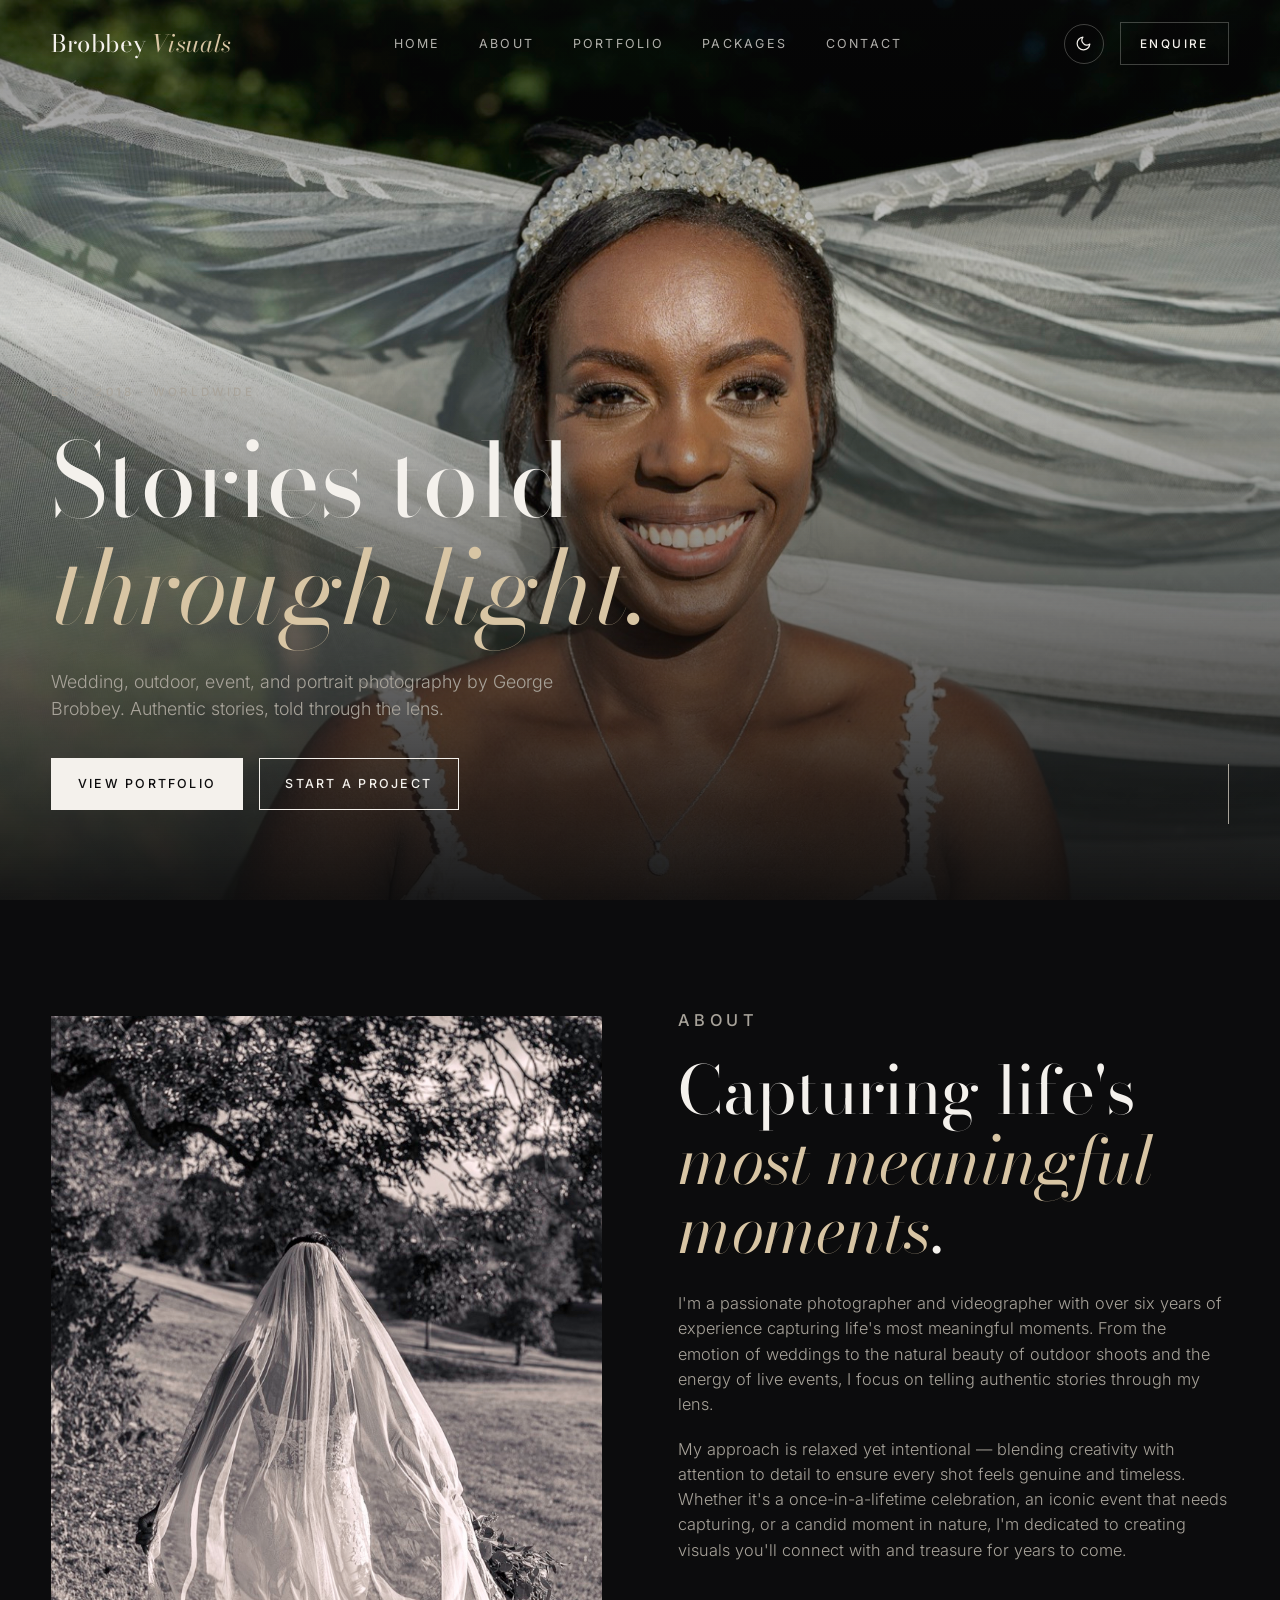
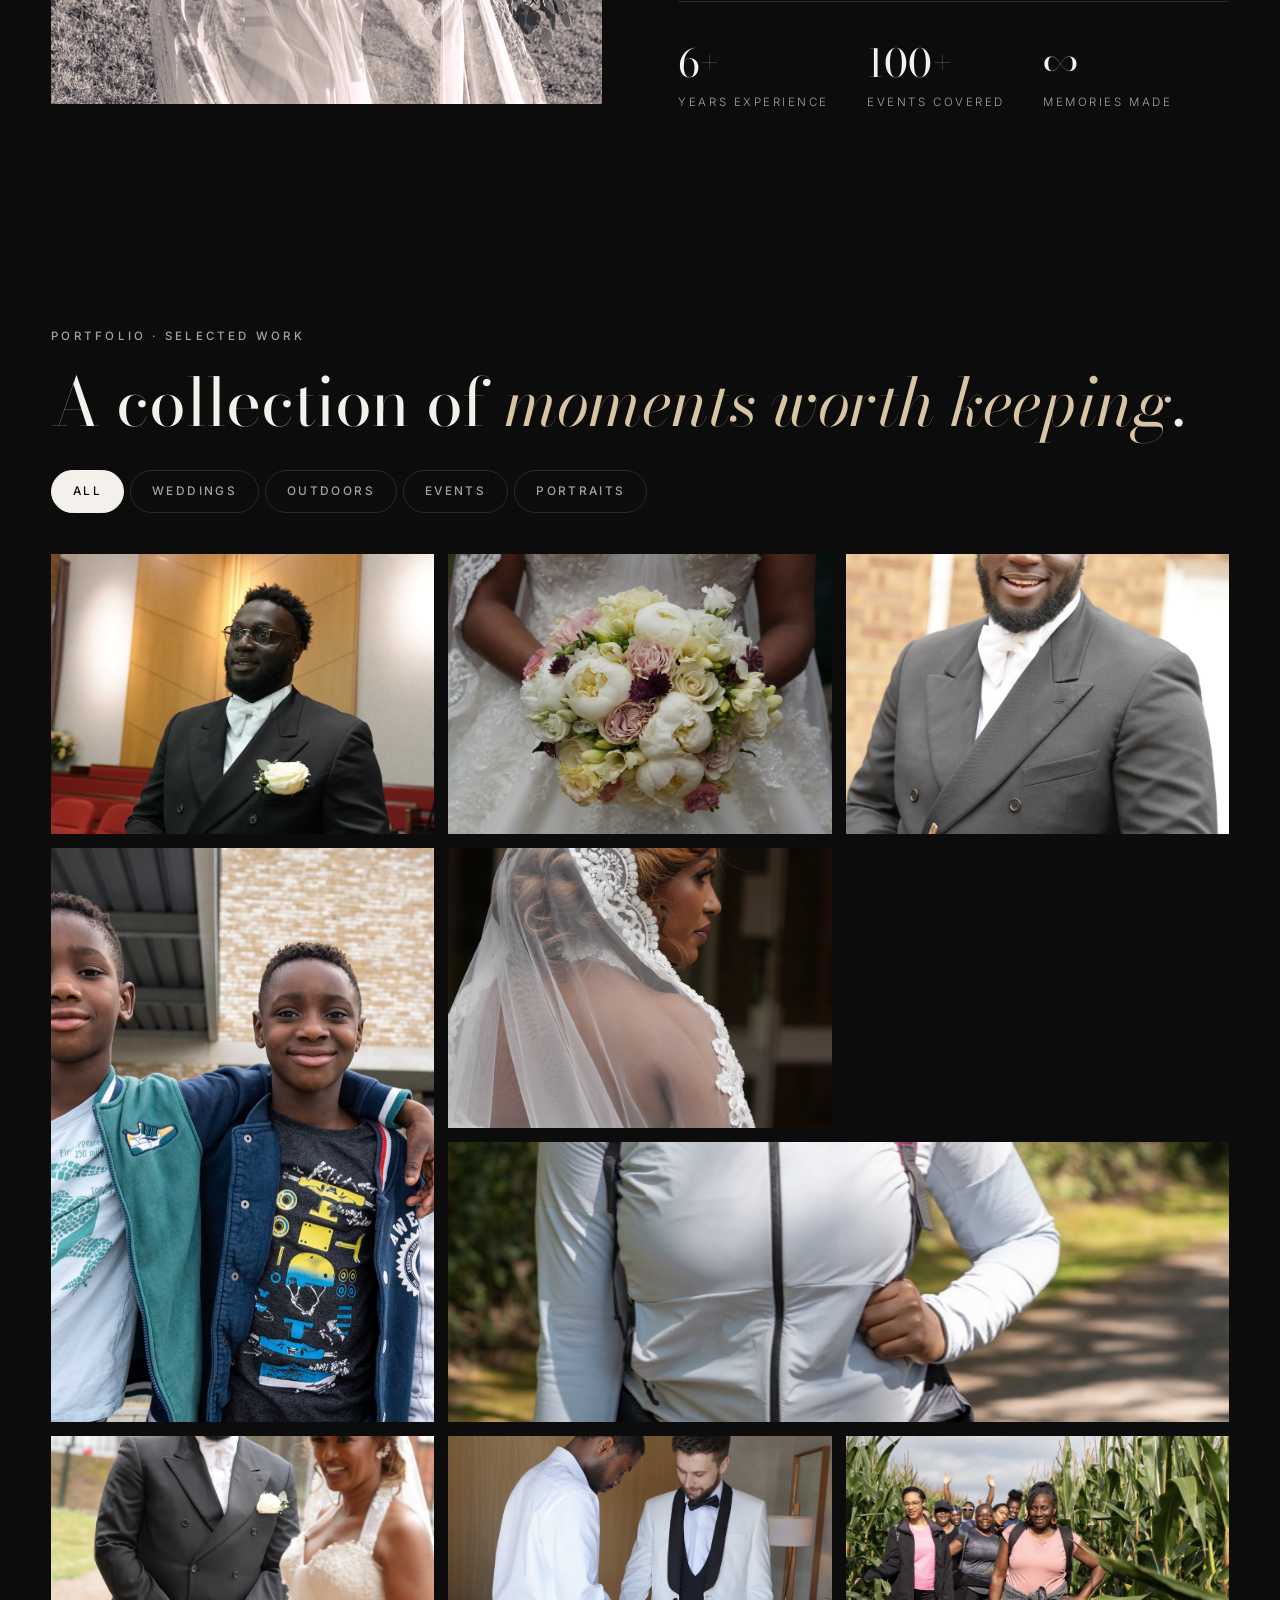
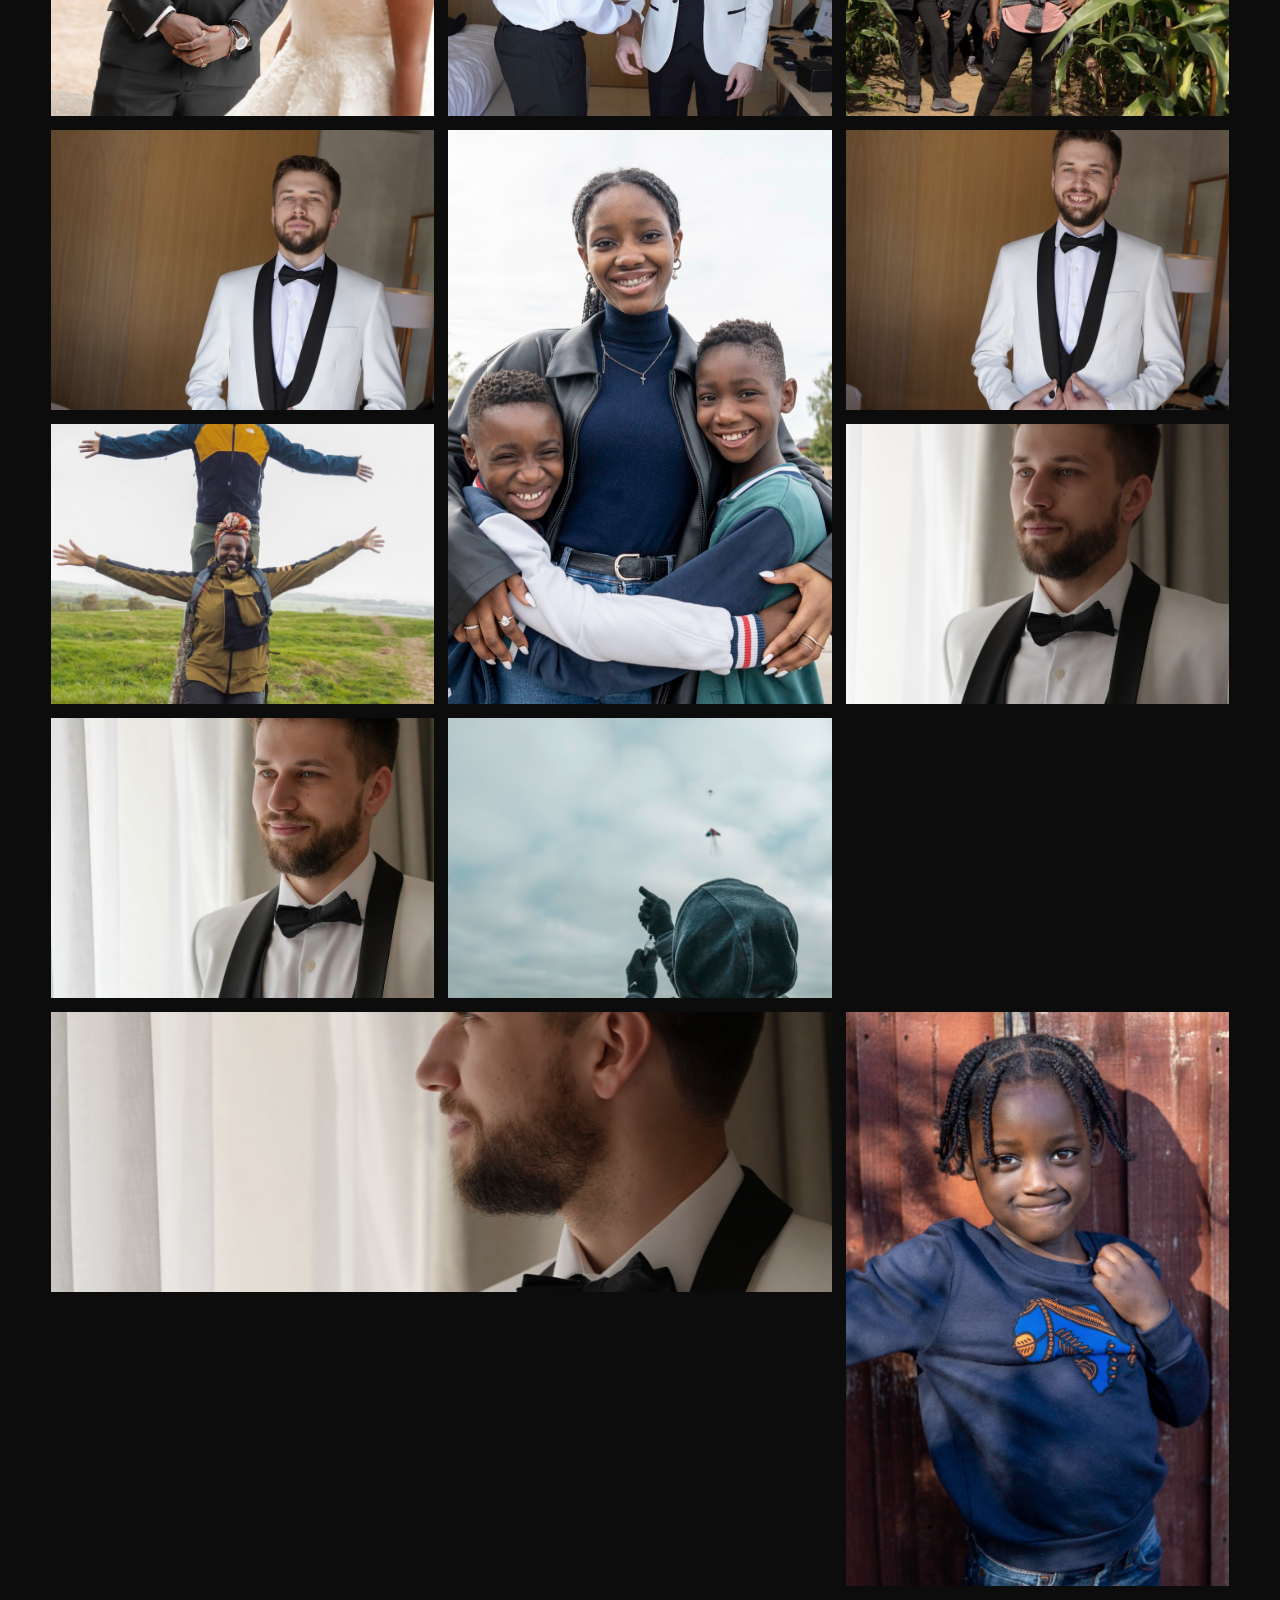
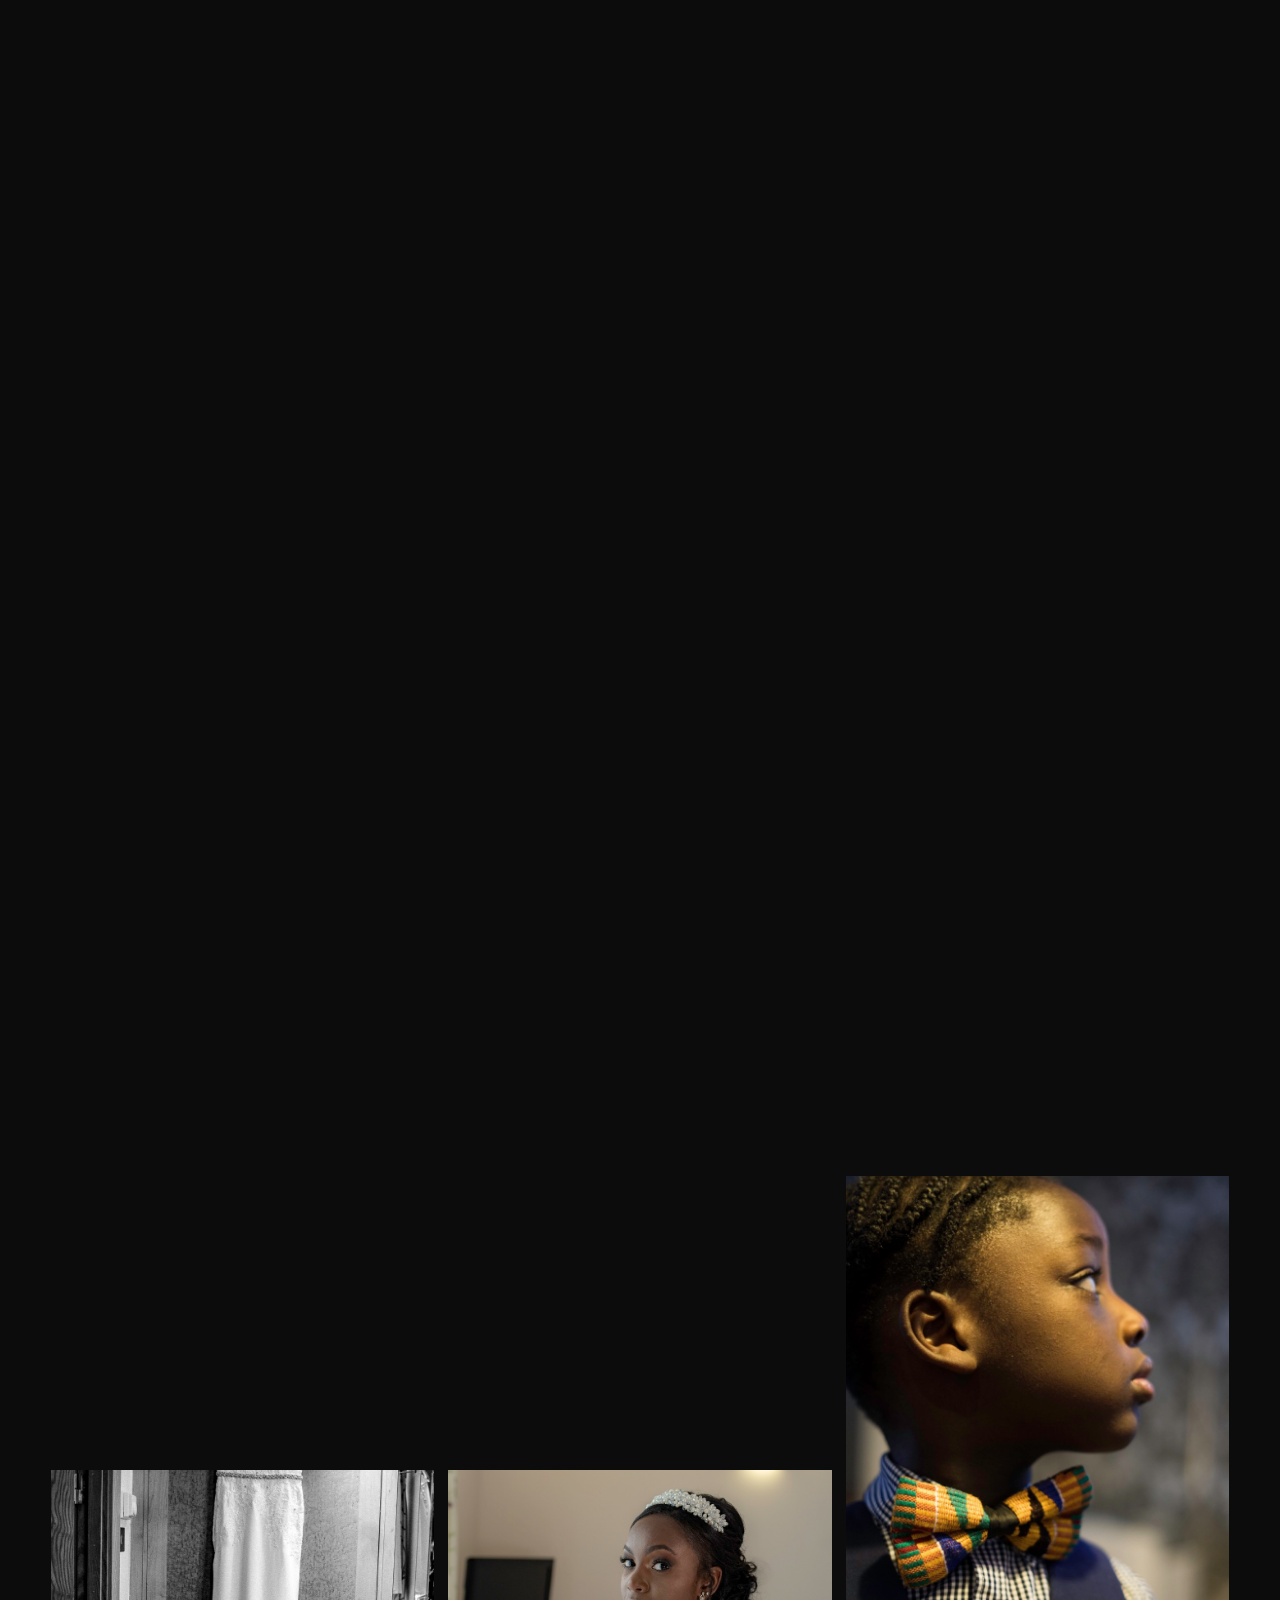
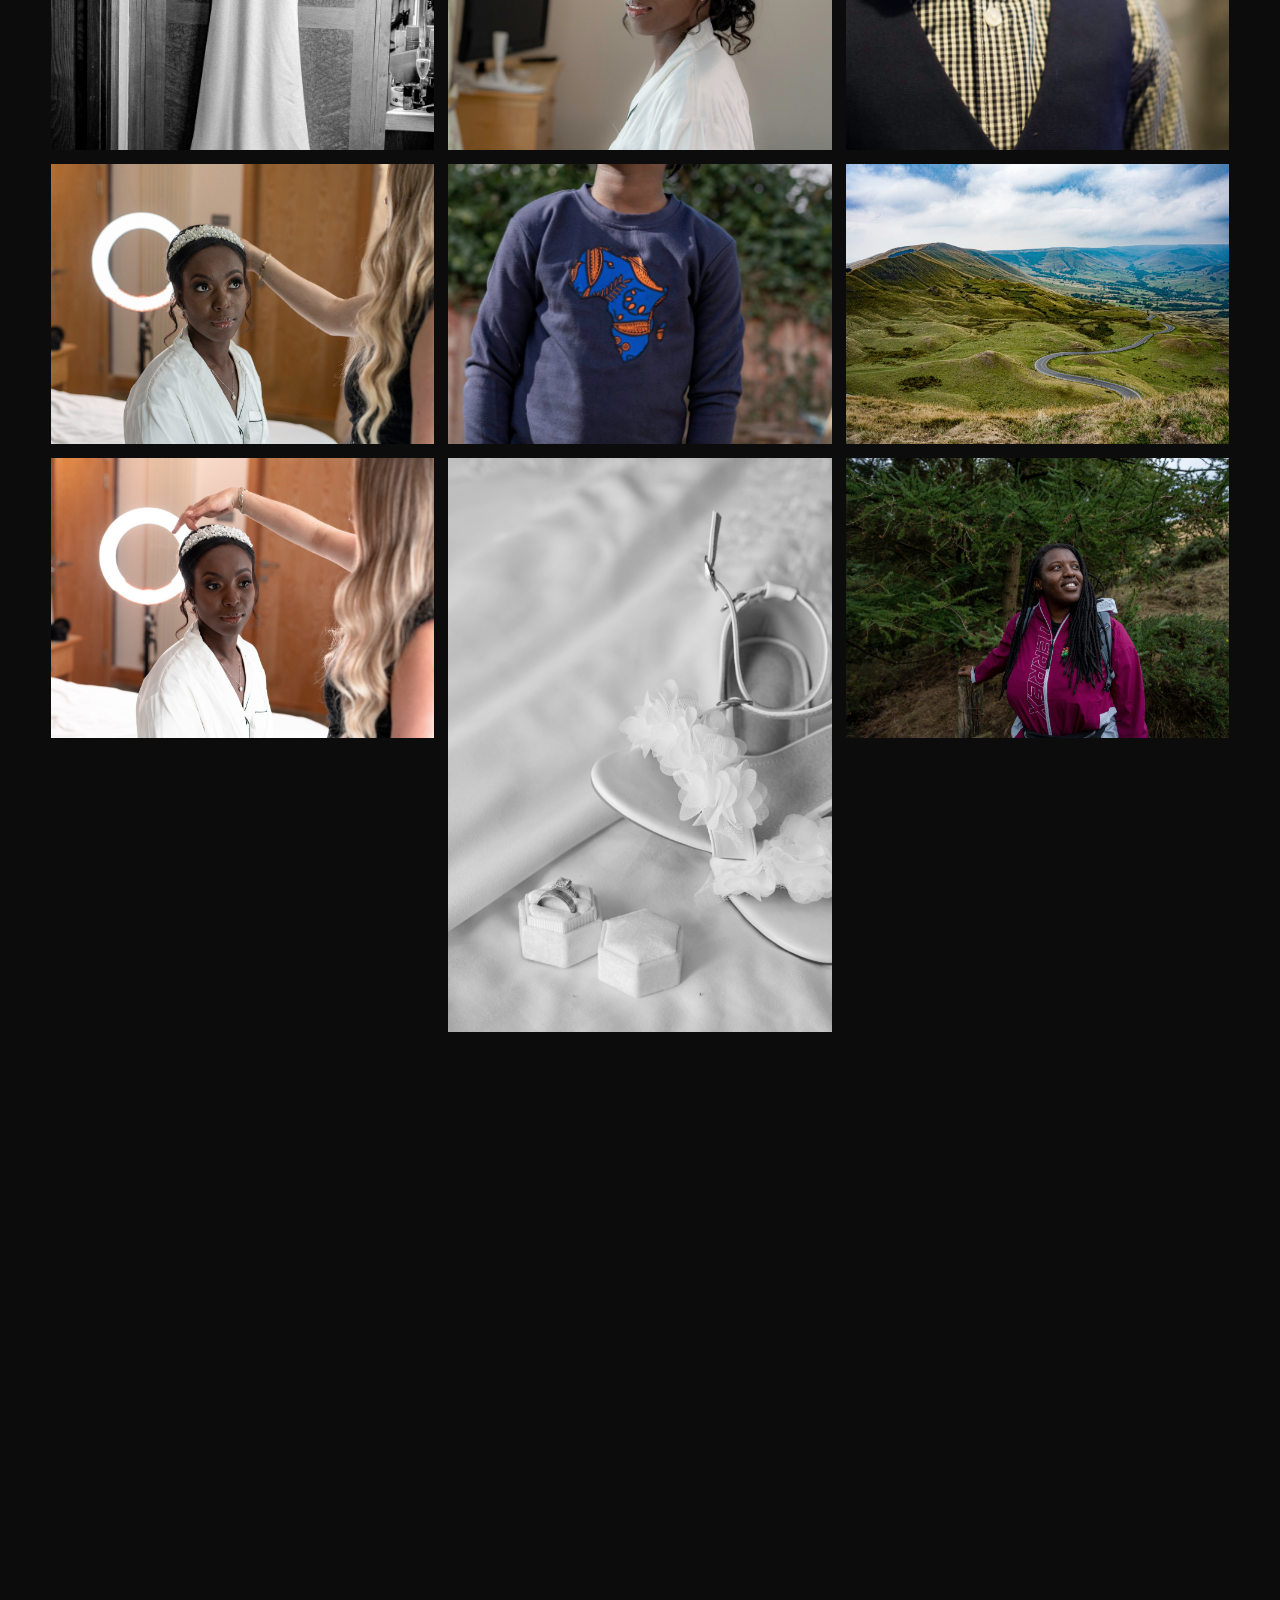
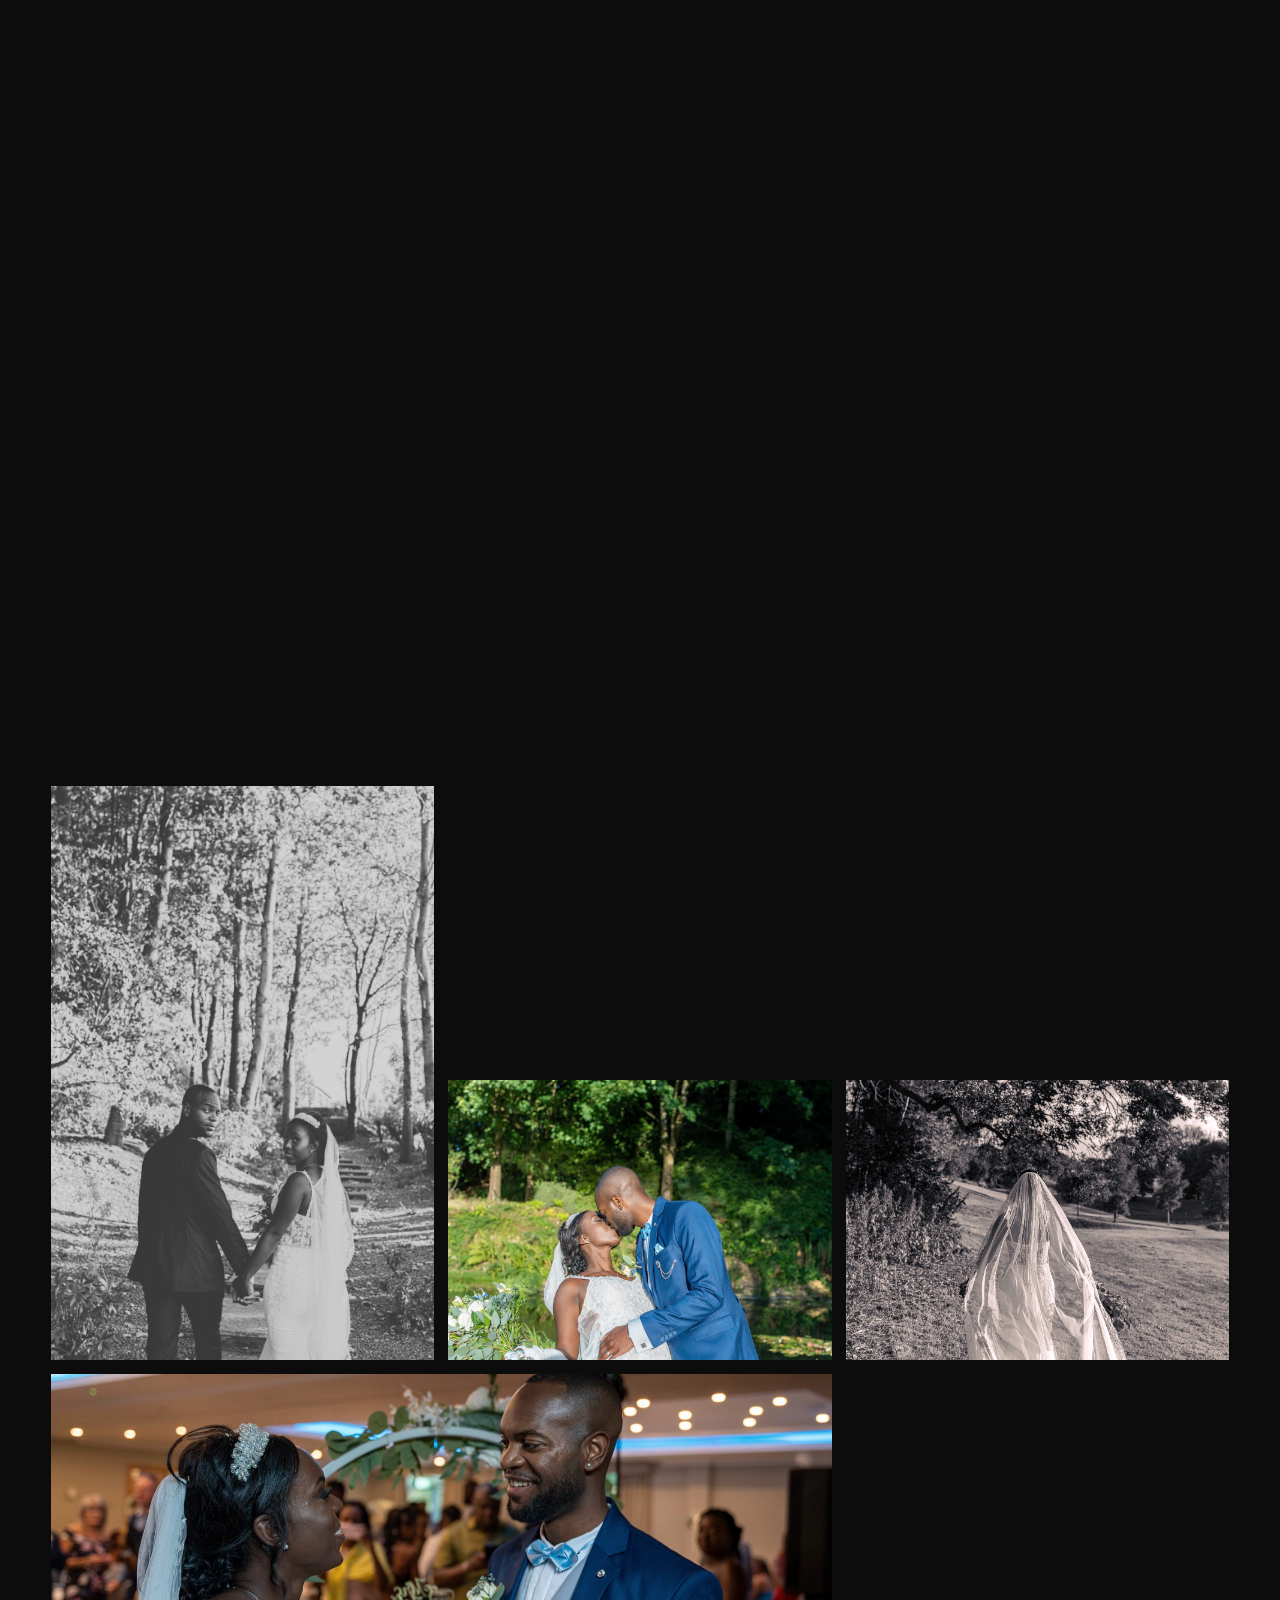
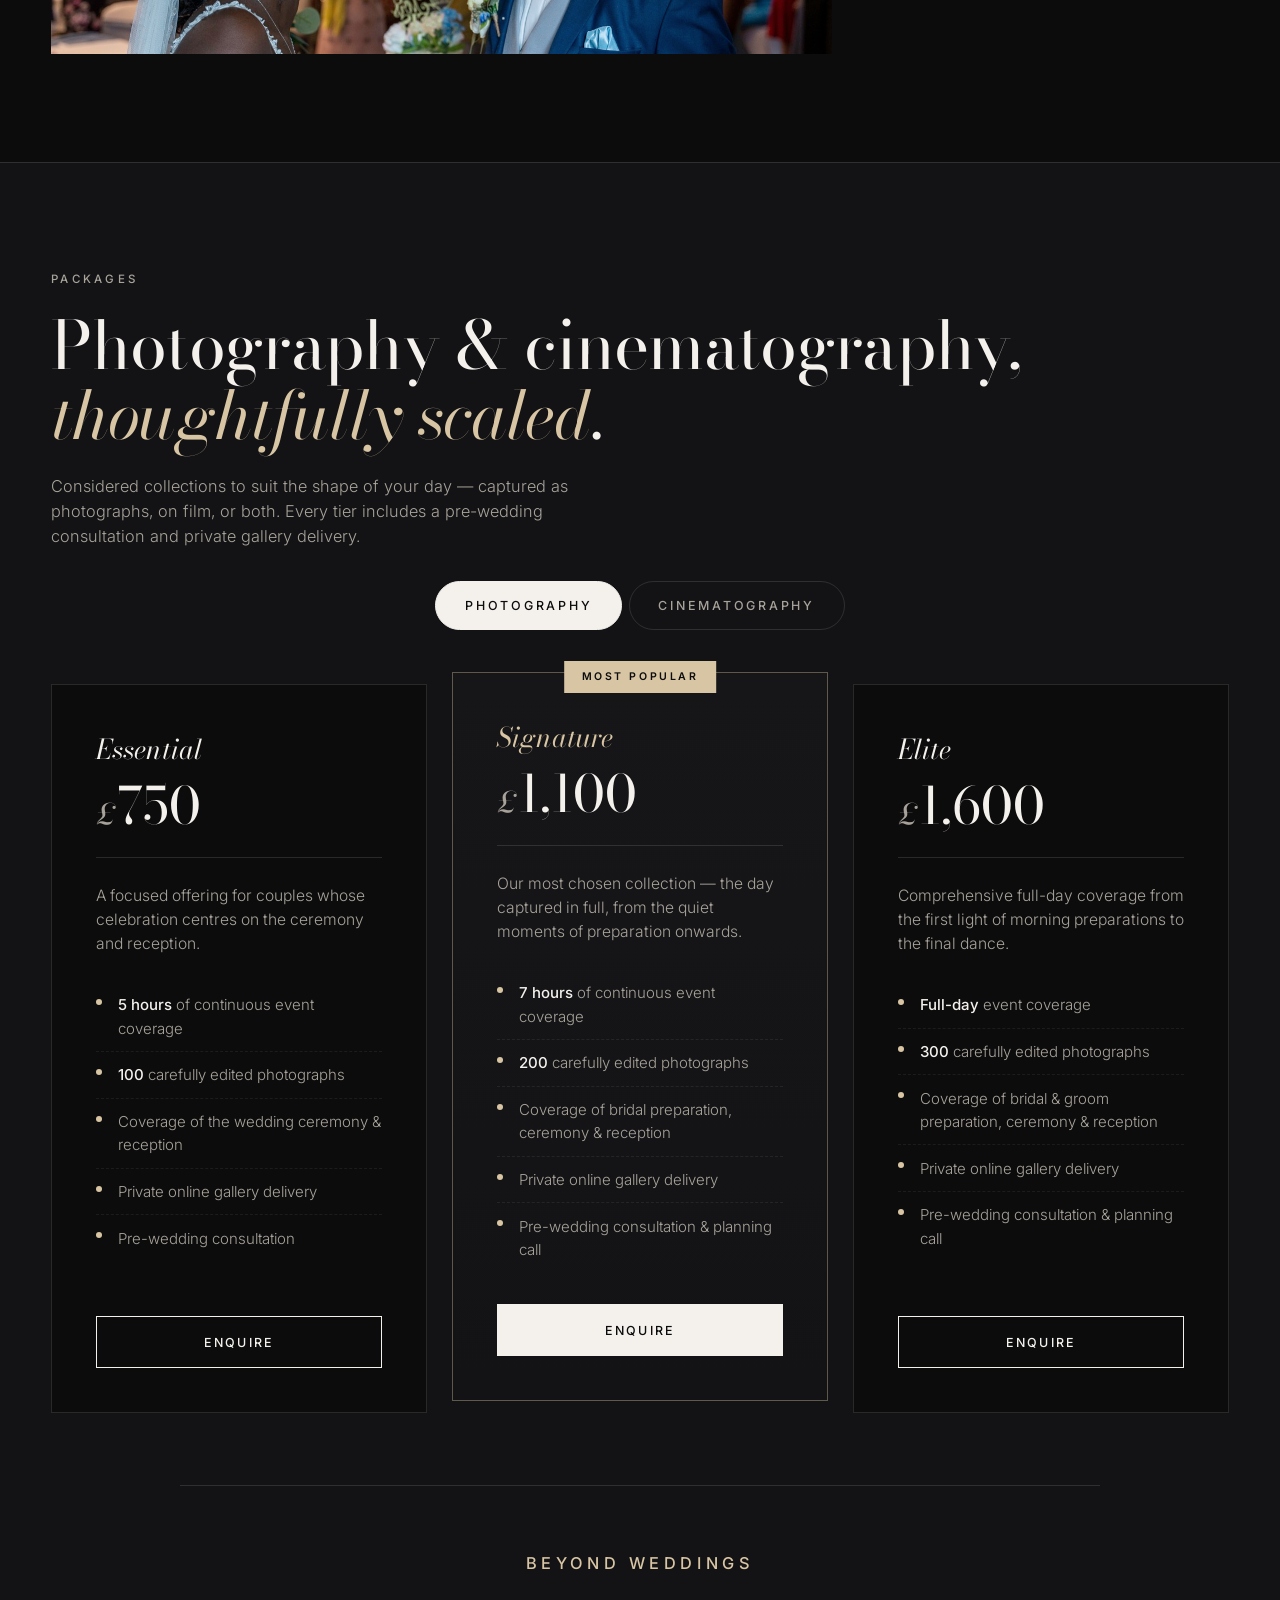
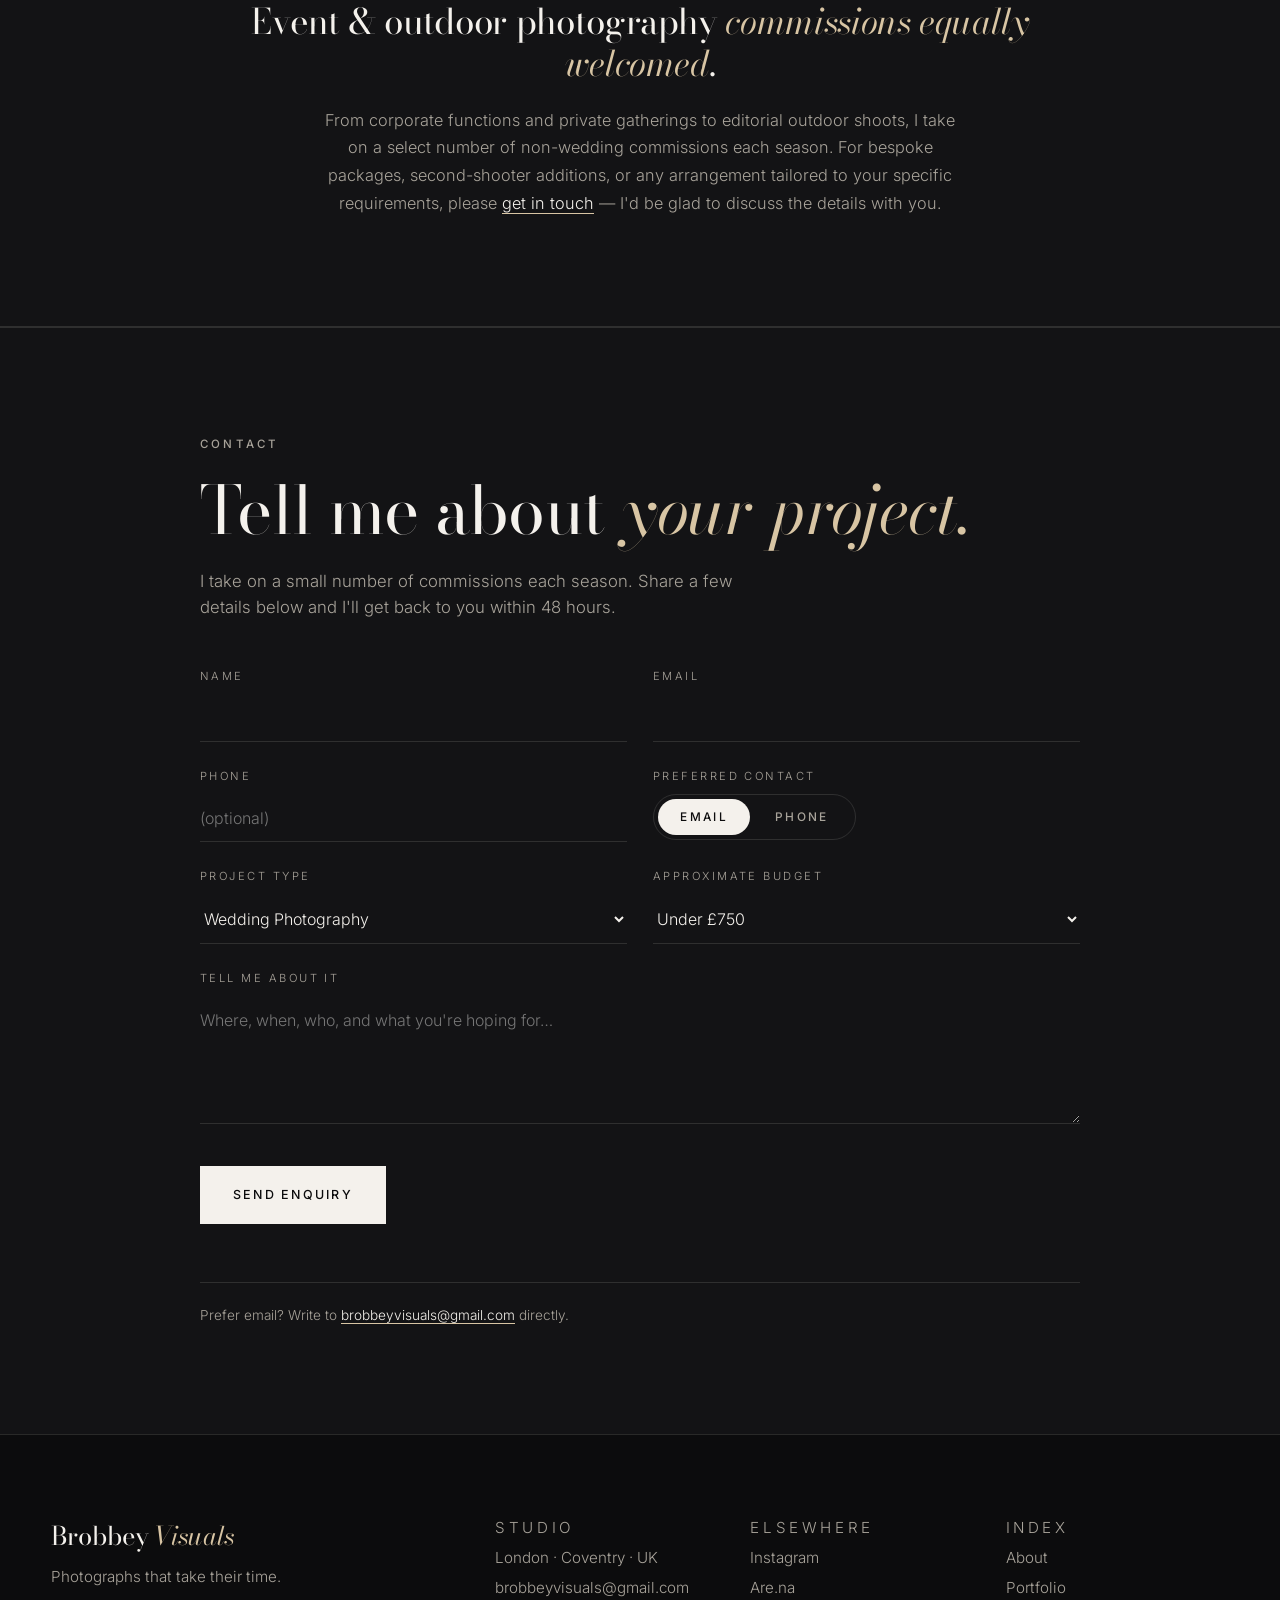
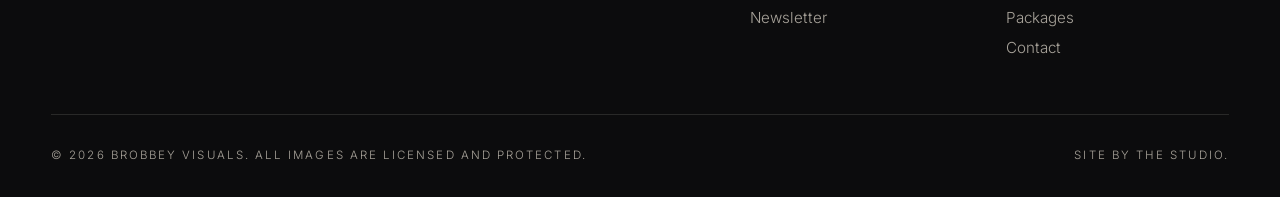
<file: index.html>
<!DOCTYPE html>
<html lang="en">
<head>
<meta charset="UTF-8" />
<meta name="viewport" content="width=device-width, initial-scale=1.0" />
<meta name="description" content="Brobbey Visuals — wedding, outdoor, event, and portrait photography. Telling authentic stories through the lens." />
<title>Brobbey Visuals — Wedding & Event Photography</title>
<script>
  /* Theme: a saved manual choice wins; otherwise time-of-day
     (light 07:00–18:59, dark otherwise). Runs before render to
     avoid a flash of the wrong theme. */
  (function () {
    var saved;
    try { saved = localStorage.getItem('bv-theme'); } catch (e) {}
    var theme;
    if (saved === 'light' || saved === 'dark') {
      theme = saved;
    } else {
      var hour = new Date().getHours();
      theme = (hour >= 7 && hour < 19) ? 'light' : 'dark';
    }
    document.documentElement.setAttribute('data-theme', theme);
  })();
</script>
<link rel="preconnect" href="https://fonts.googleapis.com">
<link rel="preconnect" href="https://fonts.gstatic.com" crossorigin>
<link href="https://fonts.googleapis.com/css2?family=Bodoni+Moda:ital,wght@0,400;0,500;0,600;0,700;1,400;1,500&family=Inter:wght@300;400;500;600&display=swap" rel="stylesheet">
<link rel="stylesheet" href="styles.css">
</head>
<body>

<!-- NAV -->
<header class="nav" id="nav">
  <a href="#top" class="nav__logo">Brobbey<span>Visuals</span></a>
  <nav class="nav__links">
    <a href="#top">Home</a>
    <a href="#about">About</a>
    <a href="#portfolio">Portfolio</a>
    <a href="#packages">Packages</a>
    <a href="#contact">Contact</a>
  </nav>
  <div class="nav__actions">
    <button class="theme-toggle" id="themeToggle" type="button" aria-label="Toggle light or dark theme" title="Toggle light / dark theme">
      <svg class="theme-toggle__icon theme-toggle__sun" viewBox="0 0 24 24" aria-hidden="true">
        <circle cx="12" cy="12" r="5"/>
        <line x1="12" y1="1" x2="12" y2="3"/>
        <line x1="12" y1="21" x2="12" y2="23"/>
        <line x1="4.22" y1="4.22" x2="5.64" y2="5.64"/>
        <line x1="18.36" y1="18.36" x2="19.78" y2="19.78"/>
        <line x1="1" y1="12" x2="3" y2="12"/>
        <line x1="21" y1="12" x2="23" y2="12"/>
        <line x1="4.22" y1="19.78" x2="5.64" y2="18.36"/>
        <line x1="18.36" y1="5.64" x2="19.78" y2="4.22"/>
      </svg>
      <svg class="theme-toggle__icon theme-toggle__moon" viewBox="0 0 24 24" aria-hidden="true">
        <path d="M21 12.79A9 9 0 1 1 11.21 3 7 7 0 0 0 21 12.79z"/>
      </svg>
    </button>
    <a href="#contact" class="nav__cta">Enquire</a>
    <button class="nav__burger" aria-label="Open menu" id="burger">
      <span></span><span></span><span></span>
    </button>
  </div>
</header>

<!-- HERO -->
<section class="hero" id="top">
  <div class="hero__media">
    <img src="images/DSC07054.jpg" alt="Bride portrait — Brobbey Visuals" />
  </div>
  <div class="hero__overlay"></div>
  <div class="hero__content">
    <p class="eyebrow">Est. 2018 · Worldwide</p>
    <h1>Stories told<br/><em>through light.</em></h1>
    <p class="hero__lede">Wedding, outdoor, event, and portrait photography by George Brobbey. Authentic stories, told through the lens.</p>
    <div class="hero__actions">
      <a href="#portfolio" class="btn btn--primary">View portfolio</a>
      <a href="#contact" class="btn btn--ghost">Start a project</a>
    </div>
  </div>
  <a href="#portfolio" class="hero__scroll" aria-label="Scroll to portfolio">
    <span></span>
  </a>
</section>

<!-- ABOUT -->
<section class="about" id="about">
  <div class="about__media">
    <img src="images/DSC07101.jpg" alt="Bride walking in veil — Brobbey Visuals" />
  </div>
  <div class="about__copy">
    <p class="eyebrow">About</p>
    <h2>Capturing life's <em>most meaningful moments</em>.</h2>
    <p>I'm a passionate photographer and videographer with over six years of experience capturing life's most meaningful moments. From the emotion of weddings to the natural beauty of outdoor shoots and the energy of live events, I focus on telling authentic stories through my lens.</p>
    <p>My approach is relaxed yet intentional — blending creativity with attention to detail to ensure every shot feels genuine and timeless. Whether it's a once-in-a-lifetime celebration, an iconic event that needs capturing, or a candid moment in nature, I'm dedicated to creating visuals you'll connect with and treasure for years to come.</p>
    <ul class="about__stats">
      <li><strong>6+</strong><span>Years Experience</span></li>
      <li><strong>100+</strong><span>Events Covered</span></li>
      <li><strong>∞</strong><span>Memories Made</span></li>
    </ul>
  </div>
</section>

<!-- PORTFOLIO -->
<section class="work" id="portfolio">
  <div class="section-head">
    <p class="eyebrow">Portfolio · Selected work</p>
    <h2>A collection of <em>moments worth keeping</em>.</h2>
  </div>

  <div class="filters" role="tablist">
    <button class="filter is-active" data-filter="all" role="tab">All</button>
    <button class="filter" data-filter="weddings" role="tab">Weddings</button>
    <button class="filter" data-filter="outdoors" role="tab">Outdoors</button>
    <button class="filter" data-filter="events" role="tab">Events</button>
    <button class="filter" data-filter="portraits" role="tab">Portraits</button>
  </div>

  <div class="grid" id="grid">
    <figure class="grid__item" data-cat="weddings" data-full="images/APP03129.jpg" data-title="A first look" data-meta="Weddings · Brobbey Visuals">
      <img src="images/APP03129.jpg" alt="Weddings photograph by Brobbey Visuals" loading="lazy" />
      <figcaption><span>A first look</span><em>Weddings</em></figcaption>
    </figure>
    <figure class="grid__item" data-cat="weddings" data-full="images/APP03487.jpg" data-title="Quiet moment" data-meta="Weddings · Brobbey Visuals">
      <img src="images/APP03487.jpg" alt="Weddings photograph by Brobbey Visuals" loading="lazy" />
      <figcaption><span>Quiet moment</span><em>Weddings</em></figcaption>
    </figure>
    <figure class="grid__item" data-cat="weddings" data-full="images/APP03513.jpg" data-title="The vows" data-meta="Weddings · Brobbey Visuals">
      <img src="images/APP03513.jpg" alt="Weddings photograph by Brobbey Visuals" loading="lazy" />
      <figcaption><span>The vows</span><em>Weddings</em></figcaption>
    </figure>
    <figure class="grid__item tall" data-cat="portraits" data-full="images/DSC00479.jpg" data-title="In study" data-meta="Portraits · Brobbey Visuals">
      <img src="images/DSC00479.jpg" alt="Portraits photograph by Brobbey Visuals" loading="lazy" />
      <figcaption><span>In study</span><em>Portraits</em></figcaption>
    </figure>
    <figure class="grid__item" data-cat="weddings" data-full="images/APP03517.jpg" data-title="Confetti" data-meta="Weddings · Brobbey Visuals">
      <img src="images/APP03517.jpg" alt="Weddings photograph by Brobbey Visuals" loading="lazy" />
      <figcaption><span>Confetti</span><em>Weddings</em></figcaption>
    </figure>
    <figure class="grid__item wide" data-cat="outdoors" data-full="images/DSC02814.jpg" data-title="Open road" data-meta="Outdoors · Brobbey Visuals">
      <img src="images/DSC02814.jpg" alt="Outdoors photograph by Brobbey Visuals" loading="lazy" />
      <figcaption><span>Open road</span><em>Outdoors</em></figcaption>
    </figure>
    <figure class="grid__item" data-cat="weddings" data-full="images/APP03529.jpg" data-title="Ceremony" data-meta="Weddings · Brobbey Visuals">
      <img src="images/APP03529.jpg" alt="Weddings photograph by Brobbey Visuals" loading="lazy" />
      <figcaption><span>Ceremony</span><em>Weddings</em></figcaption>
    </figure>
    <figure class="grid__item" data-cat="weddings" data-full="images/APP04062.jpg" data-title="First touch" data-meta="Weddings · Brobbey Visuals">
      <img src="images/APP04062.jpg" alt="Weddings photograph by Brobbey Visuals" loading="lazy" />
      <figcaption><span>First touch</span><em>Weddings</em></figcaption>
    </figure>
    <figure class="grid__item" data-cat="events" data-full="images/DSC01846.jpg" data-title="Skies above" data-meta="Events · Brobbey Visuals">
      <img src="images/DSC01846.jpg" alt="Events photograph by Brobbey Visuals" loading="lazy" />
      <figcaption><span>Skies above</span><em>Events</em></figcaption>
    </figure>
    <figure class="grid__item" data-cat="weddings" data-full="images/APP04077.jpg" data-title="The ring" data-meta="Weddings · Brobbey Visuals">
      <img src="images/APP04077.jpg" alt="Weddings photograph by Brobbey Visuals" loading="lazy" />
      <figcaption><span>The ring</span><em>Weddings</em></figcaption>
    </figure>
    <figure class="grid__item tall" data-cat="portraits" data-full="images/DSC00510.jpg" data-title="Sitting" data-meta="Portraits · Brobbey Visuals">
      <img src="images/DSC00510.jpg" alt="Portraits photograph by Brobbey Visuals" loading="lazy" />
      <figcaption><span>Sitting</span><em>Portraits</em></figcaption>
    </figure>
    <figure class="grid__item" data-cat="weddings" data-full="images/APP04081.jpg" data-title="Bridal prep" data-meta="Weddings · Brobbey Visuals">
      <img src="images/APP04081.jpg" alt="Weddings photograph by Brobbey Visuals" loading="lazy" />
      <figcaption><span>Bridal prep</span><em>Weddings</em></figcaption>
    </figure>
    <figure class="grid__item" data-cat="outdoors" data-full="images/DSC04862.jpg" data-title="Wide horizons" data-meta="Outdoors · Brobbey Visuals">
      <img src="images/DSC04862.jpg" alt="Outdoors photograph by Brobbey Visuals" loading="lazy" />
      <figcaption><span>Wide horizons</span><em>Outdoors</em></figcaption>
    </figure>
    <figure class="grid__item" data-cat="weddings" data-full="images/APP04106.jpg" data-title="Bouquet" data-meta="Weddings · Brobbey Visuals">
      <img src="images/APP04106.jpg" alt="Weddings photograph by Brobbey Visuals" loading="lazy" />
      <figcaption><span>Bouquet</span><em>Weddings</em></figcaption>
    </figure>
    <figure class="grid__item" data-cat="weddings" data-full="images/APP04111.jpg" data-title="Reception" data-meta="Weddings · Brobbey Visuals">
      <img src="images/APP04111.jpg" alt="Weddings photograph by Brobbey Visuals" loading="lazy" />
      <figcaption><span>Reception</span><em>Weddings</em></figcaption>
    </figure>
    <figure class="grid__item" data-cat="events" data-full="images/DSC08200.jpg" data-title="Ascent" data-meta="Events · Brobbey Visuals">
      <img src="images/DSC08200.jpg" alt="Events photograph by Brobbey Visuals" loading="lazy" />
      <figcaption><span>Ascent</span><em>Events</em></figcaption>
    </figure>
    <figure class="grid__item wide" data-cat="weddings" data-full="images/APP04115.jpg" data-title="Together" data-meta="Weddings · Brobbey Visuals">
      <img src="images/APP04115.jpg" alt="Weddings photograph by Brobbey Visuals" loading="lazy" />
      <figcaption><span>Together</span><em>Weddings</em></figcaption>
    </figure>
    <figure class="grid__item tall" data-cat="portraits" data-full="images/DSC00859.jpg" data-title="Stillness" data-meta="Portraits · Brobbey Visuals">
      <img src="images/DSC00859.jpg" alt="Portraits photograph by Brobbey Visuals" loading="lazy" />
      <figcaption><span>Stillness</span><em>Portraits</em></figcaption>
    </figure>
    <figure class="grid__item" data-cat="weddings" data-full="images/APP04117.jpg" data-title="In her dress" data-meta="Weddings · Brobbey Visuals">
      <img src="images/APP04117.jpg" alt="Weddings photograph by Brobbey Visuals" loading="lazy" />
      <figcaption><span>In her dress</span><em>Weddings</em></figcaption>
    </figure>
    <figure class="grid__item" data-cat="weddings" data-full="images/APP04147.jpg" data-title="Stillness" data-meta="Weddings · Brobbey Visuals">
      <img src="images/APP04147.jpg" alt="Weddings photograph by Brobbey Visuals" loading="lazy" />
      <figcaption><span>Stillness</span><em>Weddings</em></figcaption>
    </figure>
    <figure class="grid__item" data-cat="outdoors" data-full="images/DSC05429.jpg" data-title="Field of light" data-meta="Outdoors · Brobbey Visuals">
      <img src="images/DSC05429.jpg" alt="Outdoors photograph by Brobbey Visuals" loading="lazy" />
      <figcaption><span>Field of light</span><em>Outdoors</em></figcaption>
    </figure>
    <figure class="grid__item" data-cat="weddings" data-full="images/APP04211.jpg" data-title="Glow" data-meta="Weddings · Brobbey Visuals">
      <img src="images/APP04211.jpg" alt="Weddings photograph by Brobbey Visuals" loading="lazy" />
      <figcaption><span>Glow</span><em>Weddings</em></figcaption>
    </figure>
    <figure class="grid__item" data-cat="weddings" data-full="images/APP04214.jpg" data-title="Light" data-meta="Weddings · Brobbey Visuals">
      <img src="images/APP04214.jpg" alt="Weddings photograph by Brobbey Visuals" loading="lazy" />
      <figcaption><span>Light</span><em>Weddings</em></figcaption>
    </figure>
    <figure class="grid__item" data-cat="events" data-full="images/DSC08245.jpg" data-title="On the trail" data-meta="Events · Brobbey Visuals">
      <img src="images/DSC08245.jpg" alt="Events photograph by Brobbey Visuals" loading="lazy" />
      <figcaption><span>On the trail</span><em>Events</em></figcaption>
    </figure>
    <figure class="grid__item tall" data-cat="weddings" data-full="images/APP04246.jpg" data-title="A first look" data-meta="Weddings · Brobbey Visuals">
      <img src="images/APP04246.jpg" alt="Weddings photograph by Brobbey Visuals" loading="lazy" />
      <figcaption><span>A first look</span><em>Weddings</em></figcaption>
    </figure>
    <figure class="grid__item" data-cat="portraits" data-full="images/DSC01246.jpg" data-title="Light study" data-meta="Portraits · Brobbey Visuals">
      <img src="images/DSC01246.jpg" alt="Portraits photograph by Brobbey Visuals" loading="lazy" />
      <figcaption><span>Light study</span><em>Portraits</em></figcaption>
    </figure>
    <figure class="grid__item" data-cat="weddings" data-full="images/APP04280.jpg" data-title="Quiet moment" data-meta="Weddings · Brobbey Visuals">
      <img src="images/APP04280.jpg" alt="Weddings photograph by Brobbey Visuals" loading="lazy" />
      <figcaption><span>Quiet moment</span><em>Weddings</em></figcaption>
    </figure>
    <figure class="grid__item wide" data-cat="weddings" data-full="images/APP04401.jpg" data-title="The vows" data-meta="Weddings · Brobbey Visuals">
      <img src="images/APP04401.jpg" alt="Weddings photograph by Brobbey Visuals" loading="lazy" />
      <figcaption><span>The vows</span><em>Weddings</em></figcaption>
    </figure>
    <figure class="grid__item" data-cat="outdoors" data-full="images/DSC08074.jpg" data-title="By the water" data-meta="Outdoors · Brobbey Visuals">
      <img src="images/DSC08074.jpg" alt="Outdoors photograph by Brobbey Visuals" loading="lazy" />
      <figcaption><span>By the water</span><em>Outdoors</em></figcaption>
    </figure>
    <figure class="grid__item" data-cat="weddings" data-full="images/APP04402.jpg" data-title="Confetti" data-meta="Weddings · Brobbey Visuals">
      <img src="images/APP04402.jpg" alt="Weddings photograph by Brobbey Visuals" loading="lazy" />
      <figcaption><span>Confetti</span><em>Weddings</em></figcaption>
    </figure>
    <figure class="grid__item" data-cat="events" data-full="images/DSC08252.jpg" data-title="Field day" data-meta="Events · Brobbey Visuals">
      <img src="images/DSC08252.jpg" alt="Events photograph by Brobbey Visuals" loading="lazy" />
      <figcaption><span>Field day</span><em>Events</em></figcaption>
    </figure>
    <figure class="grid__item tall" data-cat="portraits" data-full="images/DSC06226.jpg" data-title="Expression" data-meta="Portraits · Brobbey Visuals">
      <img src="images/DSC06226.jpg" alt="Portraits photograph by Brobbey Visuals" loading="lazy" />
      <figcaption><span>Expression</span><em>Portraits</em></figcaption>
    </figure>
    <figure class="grid__item" data-cat="weddings" data-full="images/DSC05673.jpg" data-title="Ceremony" data-meta="Weddings · Brobbey Visuals">
      <img src="images/DSC05673.jpg" alt="Weddings photograph by Brobbey Visuals" loading="lazy" />
      <figcaption><span>Ceremony</span><em>Weddings</em></figcaption>
    </figure>
    <figure class="grid__item" data-cat="weddings" data-full="images/DSC05758.jpg" data-title="First touch" data-meta="Weddings · Brobbey Visuals">
      <img src="images/DSC05758.jpg" alt="Weddings photograph by Brobbey Visuals" loading="lazy" />
      <figcaption><span>First touch</span><em>Weddings</em></figcaption>
    </figure>
    <figure class="grid__item" data-cat="weddings" data-full="images/DSC05768.jpg" data-title="The ring" data-meta="Weddings · Brobbey Visuals">
      <img src="images/DSC05768.jpg" alt="Weddings photograph by Brobbey Visuals" loading="lazy" />
      <figcaption><span>The ring</span><em>Weddings</em></figcaption>
    </figure>
    <figure class="grid__item" data-cat="portraits" data-full="images/DSC09910.jpg" data-title="Look up" data-meta="Portraits · Brobbey Visuals">
      <img src="images/DSC09910.jpg" alt="Portraits photograph by Brobbey Visuals" loading="lazy" />
      <figcaption><span>Look up</span><em>Portraits</em></figcaption>
    </figure>
    <figure class="grid__item" data-cat="outdoors" data-full="images/DSC08076.jpg" data-title="On the path" data-meta="Outdoors · Brobbey Visuals">
      <img src="images/DSC08076.jpg" alt="Outdoors photograph by Brobbey Visuals" loading="lazy" />
      <figcaption><span>On the path</span><em>Outdoors</em></figcaption>
    </figure>
    <figure class="grid__item" data-cat="weddings" data-full="images/DSC05769.jpg" data-title="Bridal prep" data-meta="Weddings · Brobbey Visuals">
      <img src="images/DSC05769.jpg" alt="Weddings photograph by Brobbey Visuals" loading="lazy" />
      <figcaption><span>Bridal prep</span><em>Weddings</em></figcaption>
    </figure>
    <figure class="grid__item tall" data-cat="weddings" data-full="images/DSC05797.jpg" data-title="Bouquet" data-meta="Weddings · Brobbey Visuals">
      <img src="images/DSC05797.jpg" alt="Weddings photograph by Brobbey Visuals" loading="lazy" />
      <figcaption><span>Bouquet</span><em>Weddings</em></figcaption>
    </figure>
    <figure class="grid__item" data-cat="events" data-full="images/DSC08601.jpg" data-title="Group portrait" data-meta="Events · Brobbey Visuals">
      <img src="images/DSC08601.jpg" alt="Events photograph by Brobbey Visuals" loading="lazy" />
      <figcaption><span>Group portrait</span><em>Events</em></figcaption>
    </figure>
    <figure class="grid__item" data-cat="weddings" data-full="images/DSC05809.jpg" data-title="Reception" data-meta="Weddings · Brobbey Visuals">
      <img src="images/DSC05809.jpg" alt="Weddings photograph by Brobbey Visuals" loading="lazy" />
      <figcaption><span>Reception</span><em>Weddings</em></figcaption>
    </figure>
    <figure class="grid__item" data-cat="weddings" data-full="images/DSC05813.jpg" data-title="Together" data-meta="Weddings · Brobbey Visuals">
      <img src="images/DSC05813.jpg" alt="Weddings photograph by Brobbey Visuals" loading="lazy" />
      <figcaption><span>Together</span><em>Weddings</em></figcaption>
    </figure>
    <figure class="grid__item" data-cat="portraits" data-full="images/IMG_4298.jpg" data-title="Quiet" data-meta="Portraits · Brobbey Visuals">
      <img src="images/IMG_4298.jpg" alt="Portraits photograph by Brobbey Visuals" loading="lazy" />
      <figcaption><span>Quiet</span><em>Portraits</em></figcaption>
    </figure>
    <figure class="grid__item" data-cat="outdoors" data-full="images/DSC08126.jpg" data-title="Quiet morning" data-meta="Outdoors · Brobbey Visuals">
      <img src="images/DSC08126.jpg" alt="Outdoors photograph by Brobbey Visuals" loading="lazy" />
      <figcaption><span>Quiet morning</span><em>Outdoors</em></figcaption>
    </figure>
    <figure class="grid__item" data-cat="weddings" data-full="images/DSC05848.jpg" data-title="In her dress" data-meta="Weddings · Brobbey Visuals">
      <img src="images/DSC05848.jpg" alt="Weddings photograph by Brobbey Visuals" loading="lazy" />
      <figcaption><span>In her dress</span><em>Weddings</em></figcaption>
    </figure>
    <figure class="grid__item tall" data-cat="weddings" data-full="images/DSC05853.jpg" data-title="Stillness" data-meta="Weddings · Brobbey Visuals">
      <img src="images/DSC05853.jpg" alt="Weddings photograph by Brobbey Visuals" loading="lazy" />
      <figcaption><span>Stillness</span><em>Weddings</em></figcaption>
    </figure>
    <figure class="grid__item" data-cat="events" data-full="images/DSC08630.jpg" data-title="Together" data-meta="Events · Brobbey Visuals">
      <img src="images/DSC08630.jpg" alt="Events photograph by Brobbey Visuals" loading="lazy" />
      <figcaption><span>Together</span><em>Events</em></figcaption>
    </figure>
    <figure class="grid__item" data-cat="weddings" data-full="images/DSC05938.jpg" data-title="Glow" data-meta="Weddings · Brobbey Visuals">
      <img src="images/DSC05938.jpg" alt="Weddings photograph by Brobbey Visuals" loading="lazy" />
      <figcaption><span>Glow</span><em>Weddings</em></figcaption>
    </figure>
    <figure class="grid__item" data-cat="portraits" data-full="images/IMG_4431.jpg" data-title="A grin" data-meta="Portraits · Brobbey Visuals">
      <img src="images/IMG_4431.jpg" alt="Portraits photograph by Brobbey Visuals" loading="lazy" />
      <figcaption><span>A grin</span><em>Portraits</em></figcaption>
    </figure>
    <figure class="grid__item wide" data-cat="weddings" data-full="images/DSC06055.jpg" data-title="Light" data-meta="Weddings · Brobbey Visuals">
      <img src="images/DSC06055.jpg" alt="Weddings photograph by Brobbey Visuals" loading="lazy" />
      <figcaption><span>Light</span><em>Weddings</em></figcaption>
    </figure>
    <figure class="grid__item" data-cat="weddings" data-full="images/DSC06066.jpg" data-title="A first look" data-meta="Weddings · Brobbey Visuals">
      <img src="images/DSC06066.jpg" alt="Weddings photograph by Brobbey Visuals" loading="lazy" />
      <figcaption><span>A first look</span><em>Weddings</em></figcaption>
    </figure>
    <figure class="grid__item" data-cat="weddings" data-full="images/DSC06076.jpg" data-title="Quiet moment" data-meta="Weddings · Brobbey Visuals">
      <img src="images/DSC06076.jpg" alt="Weddings photograph by Brobbey Visuals" loading="lazy" />
      <figcaption><span>Quiet moment</span><em>Weddings</em></figcaption>
    </figure>
    <figure class="grid__item tall" data-cat="weddings" data-full="images/DSC06082.jpg" data-title="The vows" data-meta="Weddings · Brobbey Visuals">
      <img src="images/DSC06082.jpg" alt="Weddings photograph by Brobbey Visuals" loading="lazy" />
      <figcaption><span>The vows</span><em>Weddings</em></figcaption>
    </figure>
    <figure class="grid__item" data-cat="weddings" data-full="images/DSC06349.jpg" data-title="Confetti" data-meta="Weddings · Brobbey Visuals">
      <img src="images/DSC06349.jpg" alt="Weddings photograph by Brobbey Visuals" loading="lazy" />
      <figcaption><span>Confetti</span><em>Weddings</em></figcaption>
    </figure>
    <figure class="grid__item" data-cat="weddings" data-full="images/DSC06385.jpg" data-title="Ceremony" data-meta="Weddings · Brobbey Visuals">
      <img src="images/DSC06385.jpg" alt="Weddings photograph by Brobbey Visuals" loading="lazy" />
      <figcaption><span>Ceremony</span><em>Weddings</em></figcaption>
    </figure>
    <figure class="grid__item" data-cat="portraits" data-full="images/IMG_4544.jpg" data-title="In repose" data-meta="Portraits · Brobbey Visuals">
      <img src="images/IMG_4544.jpg" alt="Portraits photograph by Brobbey Visuals" loading="lazy" />
      <figcaption><span>In repose</span><em>Portraits</em></figcaption>
    </figure>
    <figure class="grid__item" data-cat="weddings" data-full="images/DSC06390.jpg" data-title="First touch" data-meta="Weddings · Brobbey Visuals">
      <img src="images/DSC06390.jpg" alt="Weddings photograph by Brobbey Visuals" loading="lazy" />
      <figcaption><span>First touch</span><em>Weddings</em></figcaption>
    </figure>
    <figure class="grid__item" data-cat="weddings" data-full="images/DSC06856.jpg" data-title="The ring" data-meta="Weddings · Brobbey Visuals">
      <img src="images/DSC06856.jpg" alt="Weddings photograph by Brobbey Visuals" loading="lazy" />
      <figcaption><span>The ring</span><em>Weddings</em></figcaption>
    </figure>
    <figure class="grid__item" data-cat="weddings" data-full="images/DSC06861.jpg" data-title="Bridal prep" data-meta="Weddings · Brobbey Visuals">
      <img src="images/DSC06861.jpg" alt="Weddings photograph by Brobbey Visuals" loading="lazy" />
      <figcaption><span>Bridal prep</span><em>Weddings</em></figcaption>
    </figure>
    <figure class="grid__item tall" data-cat="weddings" data-full="images/DSC06873.jpg" data-title="Bouquet" data-meta="Weddings · Brobbey Visuals">
      <img src="images/DSC06873.jpg" alt="Weddings photograph by Brobbey Visuals" loading="lazy" />
      <figcaption><span>Bouquet</span><em>Weddings</em></figcaption>
    </figure>
    <figure class="grid__item wide" data-cat="portraits" data-full="images/IMG_6022.jpg" data-title="Hands" data-meta="Portraits · Brobbey Visuals">
      <img src="images/IMG_6022.jpg" alt="Portraits photograph by Brobbey Visuals" loading="lazy" />
      <figcaption><span>Hands</span><em>Portraits</em></figcaption>
    </figure>
    <figure class="grid__item" data-cat="weddings" data-full="images/DSC06885.jpg" data-title="Reception" data-meta="Weddings · Brobbey Visuals">
      <img src="images/DSC06885.jpg" alt="Weddings photograph by Brobbey Visuals" loading="lazy" />
      <figcaption><span>Reception</span><em>Weddings</em></figcaption>
    </figure>
    <figure class="grid__item" data-cat="weddings" data-full="images/DSC06892.jpg" data-title="Together" data-meta="Weddings · Brobbey Visuals">
      <img src="images/DSC06892.jpg" alt="Weddings photograph by Brobbey Visuals" loading="lazy" />
      <figcaption><span>Together</span><em>Weddings</em></figcaption>
    </figure>
    <figure class="grid__item" data-cat="weddings" data-full="images/DSC06930.jpg" data-title="In her dress" data-meta="Weddings · Brobbey Visuals">
      <img src="images/DSC06930.jpg" alt="Weddings photograph by Brobbey Visuals" loading="lazy" />
      <figcaption><span>In her dress</span><em>Weddings</em></figcaption>
    </figure>
    <figure class="grid__item" data-cat="portraits" data-full="images/20200826140049_IMG_2694.jpg" data-title="In study" data-meta="Portraits · Brobbey Visuals">
      <img src="images/20200826140049_IMG_2694.jpg" alt="Portraits photograph by Brobbey Visuals" loading="lazy" />
      <figcaption><span>In study</span><em>Portraits</em></figcaption>
    </figure>
    <figure class="grid__item" data-cat="weddings" data-full="images/DSC06984.jpg" data-title="Stillness" data-meta="Weddings · Brobbey Visuals">
      <img src="images/DSC06984.jpg" alt="Weddings photograph by Brobbey Visuals" loading="lazy" />
      <figcaption><span>Stillness</span><em>Weddings</em></figcaption>
    </figure>
    <figure class="grid__item tall" data-cat="weddings" data-full="images/DSC06996.jpg" data-title="Glow" data-meta="Weddings · Brobbey Visuals">
      <img src="images/DSC06996.jpg" alt="Weddings photograph by Brobbey Visuals" loading="lazy" />
      <figcaption><span>Glow</span><em>Weddings</em></figcaption>
    </figure>
    <figure class="grid__item" data-cat="weddings" data-full="images/DSC07002.jpg" data-title="Light" data-meta="Weddings · Brobbey Visuals">
      <img src="images/DSC07002.jpg" alt="Weddings photograph by Brobbey Visuals" loading="lazy" />
      <figcaption><span>Light</span><em>Weddings</em></figcaption>
    </figure>
    <figure class="grid__item" data-cat="weddings" data-full="images/DSC07042.jpg" data-title="A first look" data-meta="Weddings · Brobbey Visuals">
      <img src="images/DSC07042.jpg" alt="Weddings photograph by Brobbey Visuals" loading="lazy" />
      <figcaption><span>A first look</span><em>Weddings</em></figcaption>
    </figure>
    <figure class="grid__item" data-cat="weddings" data-full="images/DSC07043.jpg" data-title="Quiet moment" data-meta="Weddings · Brobbey Visuals">
      <img src="images/DSC07043.jpg" alt="Weddings photograph by Brobbey Visuals" loading="lazy" />
      <figcaption><span>Quiet moment</span><em>Weddings</em></figcaption>
    </figure>
    <figure class="grid__item" data-cat="weddings" data-full="images/DSC07101.jpg" data-title="The vows" data-meta="Weddings · Brobbey Visuals">
      <img src="images/DSC07101.jpg" alt="Weddings photograph by Brobbey Visuals" loading="lazy" />
      <figcaption><span>The vows</span><em>Weddings</em></figcaption>
    </figure>
    <figure class="grid__item wide" data-cat="weddings" data-full="images/DSC07220.jpg" data-title="Confetti" data-meta="Weddings · Brobbey Visuals">
      <img src="images/DSC07220.jpg" alt="Weddings photograph by Brobbey Visuals" loading="lazy" />
      <figcaption><span>Confetti</span><em>Weddings</em></figcaption>
    </figure>
  </div>
</section>

<!-- PACKAGES -->
<section class="packages" id="packages">
  <div class="section-head">
    <p class="eyebrow">Packages</p>
    <h2>Photography &amp; cinematography, <em>thoughtfully scaled</em>.</h2>
    <p class="section-lede">Considered collections to suit the shape of your day — captured as photographs, on film, or both. Every tier includes a pre-wedding consultation and private gallery delivery.</p>
  </div>

  <div class="packages__tabs" role="tablist">
    <button class="packages__tab is-active" data-pkg-tab="photo" role="tab">Photography</button>
    <button class="packages__tab" data-pkg-tab="video" role="tab">Cinematography</button>
  </div>

  <div class="packages__panel is-active" data-pkg-panel="photo">
    <div class="packages__grid">
      <article class="package">
        <div class="package__head">
          <p class="package__tier">Essential</p>
          <p class="package__price"><span>£</span>750</p>
        </div>
        <p class="package__lede">A focused offering for couples whose celebration centres on the ceremony and reception.</p>
        <ul class="package__list">
          <li><strong>5 hours</strong> of continuous event coverage</li>
          <li><strong>100</strong> carefully edited photographs</li>
          <li>Coverage of the wedding ceremony &amp; reception</li>
          <li>Private online gallery delivery</li>
          <li>Pre-wedding consultation</li>
        </ul>
        <a href="#contact" class="btn btn--ghost btn--block">Enquire</a>
      </article>

      <article class="package package--featured">
        <span class="package__badge">Most popular</span>
        <div class="package__head">
          <p class="package__tier">Signature</p>
          <p class="package__price"><span>£</span>1,100</p>
        </div>
        <p class="package__lede">Our most chosen collection — the day captured in full, from the quiet moments of preparation onwards.</p>
        <ul class="package__list">
          <li><strong>7 hours</strong> of continuous event coverage</li>
          <li><strong>200</strong> carefully edited photographs</li>
          <li>Coverage of bridal preparation, ceremony &amp; reception</li>
          <li>Private online gallery delivery</li>
          <li>Pre-wedding consultation &amp; planning call</li>
        </ul>
        <a href="#contact" class="btn btn--primary btn--block">Enquire</a>
      </article>

      <article class="package">
        <div class="package__head">
          <p class="package__tier">Elite</p>
          <p class="package__price"><span>£</span>1,600</p>
        </div>
        <p class="package__lede">Comprehensive full-day coverage from the first light of morning preparations to the final dance.</p>
        <ul class="package__list">
          <li><strong>Full-day</strong> event coverage</li>
          <li><strong>300</strong> carefully edited photographs</li>
          <li>Coverage of bridal &amp; groom preparation, ceremony &amp; reception</li>
          <li>Private online gallery delivery</li>
          <li>Pre-wedding consultation &amp; planning call</li>
        </ul>
        <a href="#contact" class="btn btn--ghost btn--block">Enquire</a>
      </article>
    </div>
  </div>

  <div class="packages__panel" data-pkg-panel="video">
    <div class="packages__grid">
      <article class="package">
        <div class="package__head">
          <p class="package__tier">Essential</p>
          <p class="package__price"><span>£</span>1,000</p>
        </div>
        <p class="package__lede">A beautifully edited highlight film, distilling the most cherished moments of your day into a keepsake.</p>
        <ul class="package__list">
          <li><strong>15–20 minute</strong> wedding film</li>
          <li>Single dedicated videographer</li>
          <li>Cinematic edit with licensed music</li>
          <li>Private online delivery in high definition</li>
          <li>Pre-wedding consultation</li>
        </ul>
        <a href="#contact" class="btn btn--ghost btn--block">Enquire</a>
      </article>

      <article class="package package--featured">
        <span class="package__badge">Most popular</span>
        <div class="package__head">
          <p class="package__tier">Signature</p>
          <p class="package__price"><span>£</span>1,250</p>
        </div>
        <p class="package__lede">Two videographers and richer storytelling — a full-length wedding film with a polished trailer for sharing.</p>
        <ul class="package__list">
          <li><strong>Two</strong> professional videographers throughout the day</li>
          <li><strong>30 minute</strong> wedding film</li>
          <li><strong>2 minute</strong> wedding trailer for social sharing</li>
          <li>Cinematic edit with licensed music</li>
          <li>Pre-wedding consultation &amp; planning call</li>
        </ul>
        <a href="#contact" class="btn btn--primary btn--block">Enquire</a>
      </article>

      <article class="package">
        <div class="package__head">
          <p class="package__tier">Elite</p>
          <p class="package__price"><span>£</span>1,500</p>
        </div>
        <p class="package__lede">Our most comprehensive offering — a feature-length film woven with heartfelt interviews from family and friends.</p>
        <ul class="package__list">
          <li><strong>Two</strong> professional videographers throughout the day</li>
          <li><strong>30+ minute</strong> feature wedding film</li>
          <li><strong>2 minute</strong> wedding trailer for social sharing</li>
          <li>Heartfelt interviews with family &amp; friends woven throughout</li>
          <li>Pre-wedding consultation &amp; planning call</li>
        </ul>
        <a href="#contact" class="btn btn--ghost btn--block">Enquire</a>
      </article>
    </div>
  </div>

  <div class="packages__more">
    <p class="eyebrow">Beyond weddings</p>
    <h3>Event &amp; outdoor photography <em>commissions equally welcomed</em>.</h3>
    <p>From corporate functions and private gatherings to editorial outdoor shoots, I take on a select number of non-wedding commissions each season. For bespoke packages, second-shooter additions, or any arrangement tailored to your specific requirements, please <a href="#contact">get in touch</a> — I'd be glad to discuss the details with you.</p>
  </div>
</section>

<!-- CONTACT -->
<section class="contact" id="contact">
  <div class="contact__inner">
    <p class="eyebrow">Contact</p>
    <h2>Tell me about <em>your project.</em></h2>
    <p class="contact__lede">I take on a small number of commissions each season. Share a few details below and I'll get back to you within 48 hours.</p>

    <form class="form" id="form" action="https://formsubmit.co/ajax/brobbeyvisuals@gmail.com" method="POST" novalidate>
      <input type="hidden" name="_subject" value="New enquiry from Brobbey Visuals website" />
      <input type="hidden" name="_captcha" value="false" />
      <input type="hidden" name="_template" value="table" />
      <div class="row">
        <label>Name<input type="text" name="name" required /></label>
        <label>Email<input type="email" name="email" required /></label>
      </div>
      <div class="row">
        <label>Phone<input type="tel" name="phone" placeholder="(optional)" autocomplete="tel" /></label>
        <div class="form-toggle">
          <span class="form-toggle__label">Preferred contact</span>
          <div class="form-toggle__pills" role="radiogroup" aria-label="Preferred contact method">
            <input type="radio" id="pref-email" name="preferred" value="Email" checked />
            <label for="pref-email" class="form-toggle__pill">Email</label>
            <input type="radio" id="pref-phone" name="preferred" value="Phone" />
            <label for="pref-phone" class="form-toggle__pill">Phone</label>
          </div>
        </div>
      </div>
      <div class="row">
        <label>Project type
          <select name="type">
            <option>Wedding Photography</option>
            <option>Wedding Cinematography</option>
            <option>Event</option>
            <option>Outdoor</option>
            <option>Portrait</option>
            <option>Other</option>
          </select>
        </label>
        <label>Approximate budget
          <select name="budget">
            <option>Under £750</option>
            <option>£750 – £1,100</option>
            <option>£1,100 – £1,600</option>
            <option>£1,600+</option>
          </select>
        </label>
      </div>
      <label>Tell me about it<textarea name="message" rows="5" placeholder="Where, when, who, and what you're hoping for…"></textarea></label>
      <button type="submit" class="btn btn--primary btn--lg">Send enquiry</button>
      <p class="form__note" id="formNote" hidden>Thank you — your note has landed. I'll be in touch within 48 hours.</p>
      <p class="form__alt">Prefer email? Write to <a href="mailto:brobbeyvisuals@gmail.com">brobbeyvisuals@gmail.com</a> directly.</p>
    </form>
  </div>
</section>

<!-- FOOTER -->
<footer class="footer">
  <div class="footer__inner">
    <div>
      <p class="footer__logo">Brobbey<span>Visuals</span></p>
      <p class="footer__tag">Photographs that take their time.</p>
    </div>
    <div class="footer__cols">
      <div>
        <p class="footer__h">Studio</p>
        <p>London · Coventry · UK</p>
        <p>brobbeyvisuals@gmail.com</p>
      </div>
      <div>
        <p class="footer__h">Elsewhere</p>
        <p><a href="#">Instagram</a></p>
        <p><a href="#">Are.na</a></p>
        <p><a href="#">Newsletter</a></p>
      </div>
      <div>
        <p class="footer__h">Index</p>
        <p><a href="#about">About</a></p>
        <p><a href="#portfolio">Portfolio</a></p>
        <p><a href="#packages">Packages</a></p>
        <p><a href="#contact">Contact</a></p>
      </div>
    </div>
  </div>
  <div class="footer__base">
    <span>© 2026 Brobbey Visuals. All images are licensed and protected.</span>
    <span>Site by the studio.</span>
  </div>
</footer>

<!-- LIGHTBOX -->
<div class="lightbox" id="lightbox" aria-hidden="true">
  <button class="lightbox__close" aria-label="Close">×</button>
  <button class="lightbox__nav lightbox__nav--prev" aria-label="Previous">‹</button>
  <button class="lightbox__nav lightbox__nav--next" aria-label="Next">›</button>
  <figure>
    <img id="lbImg" alt="" />
    <figcaption><span id="lbTitle"></span><em id="lbMeta"></em></figcaption>
  </figure>
</div>

<script src="script.js"></script>
</body>
</html>
</file>
<file: styles.css>
/* ---------- Tokens ---------- */
:root {
  --serif: 'Bodoni Moda', 'Times New Roman', serif;
  --sans: 'Inter', system-ui, -apple-system, sans-serif;
  --max: 1400px;
  --pad: clamp(20px, 4vw, 80px);

  /* Dark theme — default */
  color-scheme: dark;
  --bg: #0c0c0d;
  --bg-2: #131315;
  --ink: #f4f1ec;
  --ink-dim: #a8a39a;
  --line: rgba(244, 241, 236, 0.12);
  --line-soft: rgba(244, 241, 236, 0.07);
  --accent: #d8c5a4;
  --accent-2: #b89a6a;
  --accent-line: rgba(216, 197, 164, 0.30);
  --accent-line-strong: rgba(216, 197, 164, 0.38);
  --nav-bg: rgba(12, 12, 13, 0.85);
  --featured-bg: linear-gradient(180deg, #161618 0%, #131315 100%);
}

/* Light theme — applied by the time-of-day script */
:root[data-theme="light"] {
  color-scheme: light;
  --bg: #f7f4ef;
  --bg-2: #ebe6dd;
  --ink: #1c1a16;
  --ink-dim: #6e665b;
  --line: rgba(28, 26, 22, 0.14);
  --line-soft: rgba(28, 26, 22, 0.07);
  --accent: #9a7b42;
  --accent-2: #b89a6a;
  --accent-line: rgba(154, 123, 66, 0.35);
  --accent-line-strong: rgba(154, 123, 66, 0.45);
  --nav-bg: rgba(247, 244, 239, 0.88);
  --featured-bg: linear-gradient(180deg, #fffefb 0%, #f0ebe1 100%);
}

* { box-sizing: border-box; margin: 0; padding: 0; }
html { scroll-behavior: smooth; }
body {
  background: var(--bg);
  color: var(--ink);
  font-family: var(--sans);
  font-weight: 300;
  line-height: 1.55;
  -webkit-font-smoothing: antialiased;
  overflow-x: hidden;
  transition: background-color 0.4s ease, color 0.4s ease;
}
img { display: block; max-width: 100%; height: auto; }
a { color: inherit; text-decoration: none; }
button { font: inherit; color: inherit; background: none; border: 0; cursor: pointer; }

/* ---------- Type ---------- */
h1, h2, h3 {
  font-family: var(--serif);
  font-weight: 400;
  letter-spacing: -0.01em;
  line-height: 1.05;
}
h1 { font-size: clamp(3rem, 8vw, 7.5rem); }
h2 { font-size: clamp(2.2rem, 5.2vw, 4.5rem); }
h3 { font-size: clamp(1.4rem, 2vw, 1.8rem); }
em { font-style: italic; color: var(--accent); }
.eyebrow {
  font-family: var(--sans);
  font-size: 0.72rem;
  font-weight: 500;
  letter-spacing: 0.28em;
  text-transform: uppercase;
  color: var(--ink-dim);
}

/* ---------- Buttons ---------- */
.btn {
  display: inline-flex; align-items: center; gap: 0.6rem;
  padding: 0.95rem 1.6rem;
  font-size: 0.78rem; font-weight: 500;
  letter-spacing: 0.18em; text-transform: uppercase;
  border: 1px solid transparent;
  transition: all 0.35s ease;
}
.btn--primary { background: var(--ink); color: var(--bg); }
.btn--primary:hover { background: var(--accent); color: var(--bg); }
.btn--ghost { border-color: var(--ink); color: var(--ink); }
.btn--ghost:hover { background: var(--ink); color: var(--bg); }
.btn--lg { padding: 1.15rem 2rem; }

/* ---------- Nav ---------- */
.nav {
  /* Not stuck: sits over the always-dark hero, so force light */
  --nav-fg: #f4f1ec;
  --nav-fg-dim: rgba(244, 241, 236, 0.72);
  --nav-fg-contrast: #0c0c0d;
  --nav-line: rgba(244, 241, 236, 0.25);
  --nav-accent: #d8c5a4;
  position: fixed; top: 0; left: 0; right: 0;
  display: flex; align-items: center; justify-content: space-between;
  padding: 1.4rem var(--pad);
  z-index: 50;
  transition: background 0.4s ease, padding 0.4s ease, border-color 0.4s ease;
  border-bottom: 1px solid transparent;
}
.nav.is-stuck {
  /* Stuck: has a themed background, so use theme colours */
  --nav-fg: var(--ink);
  --nav-fg-dim: var(--ink-dim);
  --nav-fg-contrast: var(--bg);
  --nav-line: var(--line);
  --nav-accent: var(--accent);
  background: var(--nav-bg);
  backdrop-filter: blur(14px);
  -webkit-backdrop-filter: blur(14px);
  padding: 0.85rem var(--pad);
  border-bottom-color: var(--line);
}
.nav__logo {
  font-family: var(--serif);
  font-size: 1.5rem;
  letter-spacing: 0.02em;
  color: var(--nav-fg);
}
.nav__logo span { font-style: italic; color: var(--nav-accent); margin-left: 0.25rem; }
.nav__links {
  display: flex; gap: 2.4rem;
}
.nav__links a {
  font-size: 0.78rem; font-weight: 400;
  letter-spacing: 0.18em; text-transform: uppercase;
  color: var(--nav-fg-dim); position: relative;
  transition: color 0.3s;
}
.nav__links a:hover { color: var(--nav-fg); }
.nav__links a::after {
  content: ''; position: absolute; left: 0; bottom: -6px;
  width: 0; height: 1px; background: var(--nav-accent);
  transition: width 0.35s ease;
}
.nav__links a:hover::after { width: 100%; }
.nav__cta {
  font-size: 0.74rem; font-weight: 500;
  letter-spacing: 0.2em; text-transform: uppercase;
  padding: 0.7rem 1.2rem; border: 1px solid var(--nav-line);
  color: var(--nav-fg);
  transition: all 0.35s ease;
}
.nav__cta:hover { background: var(--nav-fg); color: var(--nav-fg-contrast); border-color: var(--nav-fg); }
.nav__burger { display: none; flex-direction: column; gap: 5px; padding: 0.5rem; }
.nav__burger span { display: block; width: 24px; height: 1px; background: var(--nav-fg); transition: 0.3s; }
.nav__actions { display: flex; align-items: center; gap: 1rem; }
.theme-toggle {
  flex-shrink: 0;
  width: 40px; height: 40px;
  display: flex; align-items: center; justify-content: center;
  border: 1px solid var(--nav-line);
  border-radius: 50%;
  color: var(--nav-fg);
  transition: border-color 0.35s ease, color 0.35s ease, transform 0.4s cubic-bezier(.2,.7,.2,1);
}
.theme-toggle:hover { border-color: var(--nav-fg); transform: rotate(35deg); }
.theme-toggle__icon {
  width: 17px; height: 17px;
  fill: none;
  stroke: currentColor;
  stroke-width: 1.7;
  stroke-linecap: round;
  stroke-linejoin: round;
}
.theme-toggle__sun { display: none; }
:root[data-theme="light"] .theme-toggle__sun { display: block; }
:root[data-theme="light"] .theme-toggle__moon { display: none; }

/* ---------- Hero ---------- */
.hero {
  /* The hero sits over a dark photo in both themes — pin dark tokens */
  --bg: #0c0c0d;
  --bg-2: #131315;
  --ink: #f4f1ec;
  --ink-dim: #a8a39a;
  --line: rgba(244, 241, 236, 0.12);
  --accent: #d8c5a4;
  position: relative; min-height: 100vh;
  display: flex; align-items: flex-end;
  padding: 0 var(--pad) clamp(60px, 10vh, 120px);
  overflow: hidden;
}
.hero__media {
  position: absolute; inset: 0;
  animation: heroZoom 18s ease-out forwards;
}
.hero__media img {
  width: 100%; height: 100%; object-fit: cover;
  filter: saturate(0.85) contrast(1.05);
}
.hero__overlay {
  position: absolute; inset: 0;
  background:
    linear-gradient(180deg, rgba(12,12,13,0.5) 0%, rgba(12,12,13,0.15) 35%, rgba(12,12,13,0.95) 100%);
}
.hero__content {
  position: relative; z-index: 2; max-width: 880px;
  color: var(--ink);
}
.hero__content .eyebrow { margin-bottom: 1.6rem; }
.hero__lede {
  margin-top: 1.6rem;
  font-size: clamp(1rem, 1.4vw, 1.2rem);
  color: var(--ink-dim);
  max-width: 560px;
}
.hero__actions { margin-top: 2.2rem; display: flex; gap: 1rem; flex-wrap: wrap; }
.hero__scroll {
  position: absolute; right: var(--pad); bottom: 60px;
  z-index: 2; writing-mode: vertical-rl;
  font-size: 0.7rem; letter-spacing: 0.3em; text-transform: uppercase;
  color: var(--ink-dim);
}
.hero__scroll span {
  display: block; width: 1px; height: 60px; background: var(--ink-dim);
  margin: 0 auto 1rem; animation: scrollLine 2.4s ease-in-out infinite;
  transform-origin: top;
}
@keyframes scrollLine {
  0%, 100% { transform: scaleY(0.4); }
  50% { transform: scaleY(1); }
}
@keyframes heroZoom {
  from { transform: scale(1.08); }
  to { transform: scale(1); }
}

/* ---------- Marquee ---------- */
.marquee {
  border-top: 1px solid var(--line);
  border-bottom: 1px solid var(--line);
  padding: 1.6rem 0;
  overflow: hidden;
  background: var(--bg-2);
}
.marquee__track {
  display: inline-flex; gap: 2.6rem; white-space: nowrap;
  animation: marquee 38s linear infinite;
  font-family: var(--serif);
  font-size: 1.3rem; font-style: italic;
  color: var(--ink-dim);
}
.marquee__track span:nth-child(odd) { color: var(--ink); font-style: normal; letter-spacing: 0.15em; text-transform: uppercase; font-size: 0.85rem; font-family: var(--sans); }
@keyframes marquee {
  from { transform: translateX(0); }
  to { transform: translateX(-50%); }
}

/* ---------- Section head ---------- */
.section-head {
  max-width: var(--max);
  margin: 0 auto;
  padding: clamp(80px, 12vh, 140px) var(--pad) 2rem;
}
.section-head .eyebrow { margin-bottom: 1.4rem; }

/* ---------- Work / Grid ---------- */
.work { padding-bottom: clamp(80px, 12vh, 140px); }
.filters {
  max-width: var(--max);
  margin: 0 auto;
  padding: 0 var(--pad) 2.6rem;
  display: flex; gap: 0.4rem; flex-wrap: wrap;
}
.filter {
  padding: 0.7rem 1.3rem;
  font-size: 0.74rem; font-weight: 500;
  letter-spacing: 0.2em; text-transform: uppercase;
  color: var(--ink-dim); border: 1px solid var(--line);
  border-radius: 999px;
  transition: all 0.35s ease;
}
.filter:hover { color: var(--ink); border-color: var(--ink-dim); }
.filter.is-active { color: var(--bg); background: var(--ink); border-color: var(--ink); }

.grid {
  max-width: var(--max);
  margin: 0 auto;
  padding: 0 var(--pad);
  display: grid;
  grid-template-columns: repeat(3, 1fr);
  grid-auto-rows: 280px;
  gap: 14px;
}
.grid__item {
  position: relative;
  overflow: hidden;
  cursor: pointer;
  background: var(--bg-2);
}
.grid__item.tall { grid-row: span 2; }
.grid__item.wide { grid-column: span 2; }
.grid__item img {
  width: 100%; height: 100%; object-fit: cover;
  transition: transform 1.2s cubic-bezier(.2,.7,.2,1), filter 0.6s ease;
  filter: saturate(0.9);
}
.grid__item:hover img { transform: scale(1.06); filter: saturate(1); }
.grid__item figcaption {
  position: absolute; left: 0; right: 0; bottom: 0;
  padding: 1.4rem 1.4rem 1.2rem;
  display: flex; align-items: flex-end; justify-content: space-between;
  gap: 1rem;
  background: linear-gradient(180deg, transparent, rgba(12,12,13,0.85));
  opacity: 0; transform: translateY(10px);
  transition: opacity 0.4s ease, transform 0.4s ease;
}
.grid__item:hover figcaption { opacity: 1; transform: translateY(0); }
.grid__item figcaption span { font-family: var(--serif); font-size: 1.25rem; font-style: italic; color: #f4f1ec; }
.grid__item figcaption em {
  font-style: normal; font-size: 0.7rem; letter-spacing: 0.22em;
  text-transform: uppercase; color: #d8c5a4;
}
.grid__item.is-hidden { display: none; }

/* ---------- About ---------- */
.about {
  max-width: var(--max);
  margin: 0 auto;
  padding: clamp(80px, 12vh, 140px) var(--pad);
  display: grid;
  grid-template-columns: 1fr 1fr;
  gap: clamp(40px, 6vw, 100px);
  align-items: center;
}
.about__media {
  aspect-ratio: 4/5;
  overflow: hidden;
}
.about__media img { width: 100%; height: 100%; object-fit: cover; filter: saturate(0.85); }
.about__copy .eyebrow { margin-bottom: 1.4rem; }
.about__copy h2 { margin-bottom: 1.6rem; }
.about__copy p { color: var(--ink-dim); margin-bottom: 1.2rem; max-width: 56ch; font-size: 1.02rem; }
.about__stats {
  list-style: none;
  display: flex; gap: 2.4rem; flex-wrap: wrap;
  margin-top: 2.4rem; padding-top: 2rem;
  border-top: 1px solid var(--line);
}
.about__stats li { display: flex; flex-direction: column; }
.about__stats strong {
  font-family: var(--serif);
  font-size: 2.4rem; font-weight: 400;
  color: var(--ink);
}
.about__stats span {
  font-size: 0.72rem; letter-spacing: 0.22em; text-transform: uppercase;
  color: var(--ink-dim);
}

/* ---------- Packages ---------- */
.packages {
  background: var(--bg-2);
  border-top: 1px solid var(--line);
  border-bottom: 1px solid var(--line);
  transition: background-color 0.4s ease, border-color 0.4s ease;
}
.packages .section-head { padding-top: clamp(80px, 12vh, 140px); }
.section-lede {
  margin-top: 1.4rem;
  color: var(--ink-dim);
  max-width: 56ch;
  font-size: 1.02rem;
}
.packages__tabs {
  max-width: var(--max);
  margin: 0 auto clamp(40px, 6vh, 60px);
  padding: 0 var(--pad);
  display: flex;
  justify-content: center;
  gap: 0.4rem;
  flex-wrap: wrap;
}
.packages__tab {
  padding: 0.85rem 1.8rem;
  font-size: 0.78rem;
  font-weight: 500;
  letter-spacing: 0.22em;
  text-transform: uppercase;
  color: var(--ink-dim);
  border: 1px solid var(--line);
  border-radius: 999px;
  transition: all 0.35s ease;
}
.packages__tab:hover { color: var(--ink); border-color: var(--ink-dim); }
.packages__tab.is-active {
  color: var(--bg);
  background: var(--ink);
  border-color: var(--ink);
}
.packages__panel { display: none; }
.packages__panel.is-active { display: block; animation: pkgFadeIn 0.45s ease; }
@keyframes pkgFadeIn {
  from { opacity: 0; transform: translateY(8px); }
  to { opacity: 1; transform: translateY(0); }
}
.packages__grid {
  max-width: var(--max);
  margin: 0 auto;
  padding: 0 var(--pad);
  display: grid;
  grid-template-columns: repeat(3, 1fr);
  gap: clamp(16px, 2vw, 28px);
  align-items: stretch;
}
.package {
  position: relative;
  display: flex; flex-direction: column;
  background: var(--bg);
  border: 1px solid var(--line);
  padding: clamp(32px, 3.4vw, 52px);
  transition: transform 0.5s cubic-bezier(.2,.7,.2,1), border-color 0.4s ease, background-color 0.4s ease;
}
.package:hover { transform: translateY(-6px); border-color: var(--accent-line); }
.package--featured {
  background: var(--featured-bg);
  border-color: var(--accent-line-strong);
  transform: translateY(-12px);
}
.package--featured:hover { transform: translateY(-18px); }
.package__badge {
  position: absolute; top: -12px; left: 50%;
  transform: translateX(-50%);
  background: var(--accent);
  color: var(--bg);
  font-size: 0.66rem; font-weight: 600;
  letter-spacing: 0.24em; text-transform: uppercase;
  padding: 0.5rem 1.1rem;
}
.package__head {
  display: flex; flex-direction: column; gap: 0.6rem;
  padding-bottom: 1.6rem;
  border-bottom: 1px solid var(--line);
  margin-bottom: 1.6rem;
}
.package__tier {
  font-family: var(--serif);
  font-size: 1.7rem;
  font-style: italic;
  color: var(--ink);
}
.package--featured .package__tier { color: var(--accent); }
.package__price {
  font-family: var(--serif);
  font-size: clamp(2.6rem, 4vw, 3.4rem);
  font-weight: 400;
  line-height: 1;
  color: var(--ink);
  display: flex; align-items: baseline; gap: 0.2rem;
}
.package__price span {
  font-size: 0.55em;
  color: var(--ink-dim);
  font-style: italic;
}
.package__lede {
  color: var(--ink-dim);
  font-size: 0.98rem;
  margin-bottom: 1.6rem;
  min-height: 3.2em;
}
.package__list {
  list-style: none;
  margin: 0 0 2rem;
  padding: 0;
  flex: 1;
}
.package__list li {
  position: relative;
  padding: 0.7rem 0 0.7rem 1.4rem;
  font-size: 0.94rem;
  color: var(--ink-dim);
  border-bottom: 1px dashed var(--line-soft);
}
.package__list li:last-child { border-bottom: 0; }
.package__list li::before {
  content: '';
  position: absolute; left: 0; top: 1.05rem;
  width: 6px; height: 6px;
  background: var(--accent);
  border-radius: 50%;
}
.package__list strong { color: var(--ink); font-weight: 500; }
.btn--block { display: flex; justify-content: center; width: 100%; }
.packages__more {
  max-width: 920px;
  margin: clamp(60px, 8vh, 100px) auto 0;
  padding: clamp(40px, 5vw, 64px) var(--pad) clamp(80px, 12vh, 140px);
  text-align: center;
  border-top: 1px solid var(--line);
}
.packages__more .eyebrow {
  margin-bottom: 1.4rem;
  color: var(--accent);
}
.packages__more h3 {
  font-family: var(--serif);
  font-size: clamp(1.6rem, 2.8vw, 2.2rem);
  line-height: 1.2;
  margin-bottom: 1.4rem;
  color: var(--ink);
}
.packages__more p {
  color: var(--ink-dim);
  font-size: 1.02rem;
  line-height: 1.7;
  max-width: 64ch;
  margin: 0 auto;
}
.packages__more a {
  color: var(--ink);
  border-bottom: 1px solid var(--accent);
  transition: color 0.3s ease, border-color 0.3s ease;
}
.packages__more a:hover {
  color: var(--accent);
  border-bottom-color: var(--ink);
}

/* ---------- Quote ---------- */
.quote {
  padding: clamp(80px, 14vh, 160px) var(--pad);
  text-align: center;
}
.quote blockquote {
  max-width: 920px; margin: 0 auto;
}
.quote p {
  font-family: var(--serif);
  font-size: clamp(1.6rem, 3vw, 2.6rem);
  line-height: 1.3;
  font-style: italic;
  color: var(--ink);
}
.quote cite {
  display: block;
  margin-top: 2rem;
  font-style: normal;
  font-size: 0.75rem;
  letter-spacing: 0.22em;
  text-transform: uppercase;
  color: var(--ink-dim);
}

/* ---------- Journal ---------- */
.journal { padding-bottom: clamp(80px, 12vh, 140px); }
.journal__grid {
  max-width: var(--max);
  margin: 0 auto;
  padding: 0 var(--pad);
  display: grid;
  grid-template-columns: repeat(3, 1fr);
  gap: clamp(20px, 3vw, 40px);
}
.post { display: block; transition: opacity 0.35s ease; }
.post:hover { opacity: 0.75; }
.post__media {
  aspect-ratio: 4/3;
  overflow: hidden; margin-bottom: 1.4rem;
}
.post__media img {
  width: 100%; height: 100%; object-fit: cover;
  transition: transform 1s cubic-bezier(.2,.7,.2,1);
}
.post:hover .post__media img { transform: scale(1.05); }
.post__date {
  font-size: 0.7rem; letter-spacing: 0.24em; text-transform: uppercase;
  color: var(--ink-dim); margin-bottom: 0.6rem;
}
.post h3 { margin-bottom: 0.7rem; }
.post p:last-child { color: var(--ink-dim); font-size: 0.95rem; }

/* ---------- Contact ---------- */
.contact {
  background: var(--bg-2);
  border-top: 1px solid var(--line);
  padding: clamp(80px, 12vh, 140px) var(--pad);
  transition: background-color 0.4s ease, border-color 0.4s ease;
}
.contact__inner { max-width: 880px; margin: 0 auto; }
.contact__inner .eyebrow { margin-bottom: 1.4rem; }
.contact__inner h2 { margin-bottom: 1.4rem; }
.contact__lede { color: var(--ink-dim); margin-bottom: 3rem; max-width: 56ch; font-size: 1.05rem; }

.form { display: flex; flex-direction: column; gap: 1.6rem; }
.form .row { display: grid; grid-template-columns: 1fr 1fr; gap: 1.6rem; }
.form label {
  display: flex; flex-direction: column; gap: 0.55rem;
  font-size: 0.7rem; letter-spacing: 0.22em; text-transform: uppercase;
  color: var(--ink-dim);
}
.form input, .form select, .form textarea {
  background: transparent;
  border: 0;
  border-bottom: 1px solid var(--line);
  padding: 0.85rem 0;
  color: var(--ink);
  font-family: var(--sans);
  font-size: 1rem;
  font-weight: 300;
  letter-spacing: 0;
  text-transform: none;
  transition: border-color 0.35s ease;
}
.form input:focus, .form select:focus, .form textarea:focus {
  outline: none; border-bottom-color: var(--accent);
}
.form textarea { resize: vertical; }
.form select option { background: var(--bg); color: var(--ink); }

/* Preferred contact toggle */
.form .form-toggle {
  display: flex;
  flex-direction: column;
  gap: 0.55rem;
  font-size: 0.7rem;
  letter-spacing: 0.22em;
  text-transform: uppercase;
  color: var(--ink-dim);
}
.form-toggle__label { display: block; }
.form-toggle__pills {
  display: inline-flex;
  align-self: flex-start;
  border: 1px solid var(--line);
  border-radius: 999px;
  padding: 4px;
  height: 46px;
  gap: 2px;
}
.form-toggle__pills input[type="radio"] {
  position: absolute;
  width: 1px; height: 1px;
  padding: 0; margin: -1px;
  overflow: hidden;
  clip: rect(0, 0, 0, 0);
  white-space: nowrap;
  border: 0;
}
.form .form-toggle__pill {
  display: inline-flex;
  flex-direction: row;
  align-items: center;
  justify-content: center;
  padding: 0 1.4rem;
  font-size: 0.74rem;
  font-weight: 500;
  letter-spacing: 0.2em;
  text-transform: uppercase;
  color: var(--ink-dim);
  cursor: pointer;
  border-radius: 999px;
  border: 0;
  background: transparent;
  transition: all 0.3s ease;
  min-width: 90px;
}
.form .form-toggle__pill:hover { color: var(--ink); }
.form-toggle__pills input[type="radio"]:checked + .form-toggle__pill {
  background: var(--ink);
  color: var(--bg);
}
.form-toggle__pills input[type="radio"]:focus-visible + .form-toggle__pill {
  outline: 2px solid var(--accent);
  outline-offset: 2px;
}

.form button { align-self: flex-start; margin-top: 1rem; }
.form__note {
  margin-top: 1rem;
  font-size: 0.85rem;
  color: var(--accent);
  letter-spacing: 0.05em;
  text-transform: none;
}
.form__alt {
  margin-top: 2rem;
  padding-top: 1.4rem;
  border-top: 1px solid var(--line);
  font-size: 0.85rem;
  color: var(--ink-dim);
  letter-spacing: 0;
  text-transform: none;
}
.form__alt a {
  color: var(--ink);
  border-bottom: 1px solid var(--accent);
  transition: color 0.3s, border-color 0.3s;
}
.form__alt a:hover {
  color: var(--accent);
  border-bottom-color: var(--ink);
}

/* ---------- Footer ---------- */
.footer {
  border-top: 1px solid var(--line);
  padding: clamp(60px, 9vh, 100px) var(--pad) 2rem;
}
.footer__inner {
  max-width: var(--max); margin: 0 auto;
  display: grid; grid-template-columns: 1fr 2fr; gap: clamp(40px, 6vw, 100px);
  padding-bottom: 3rem; border-bottom: 1px solid var(--line);
}
.footer__logo { font-family: var(--serif); font-size: 1.6rem; }
.footer__logo span { font-style: italic; color: var(--accent); margin-left: 0.25rem; }
.footer__tag { color: var(--ink-dim); margin-top: 0.6rem; font-size: 0.95rem; }
.footer__cols { display: grid; grid-template-columns: repeat(3, 1fr); gap: 2rem; }
.footer__h {
  font-size: 0.7rem; letter-spacing: 0.24em; text-transform: uppercase;
  color: var(--ink); margin-bottom: 1rem;
}
.footer__cols p { color: var(--ink-dim); font-size: 0.95rem; margin-bottom: 0.4rem; }
.footer__cols a { transition: color 0.3s; }
.footer__cols a:hover { color: var(--ink); }
.footer__base {
  max-width: var(--max); margin: 2rem auto 0;
  display: flex; justify-content: space-between; gap: 1rem; flex-wrap: wrap;
  font-size: 0.72rem; letter-spacing: 0.18em; text-transform: uppercase;
  color: var(--ink-dim);
}

/* ---------- Lightbox ---------- */
.lightbox {
  /* Image viewer stays dark in both themes */
  --bg: #0c0c0d;
  --ink: #f4f1ec;
  --ink-dim: #a8a39a;
  --line: rgba(244, 241, 236, 0.18);
  position: fixed; inset: 0;
  background: rgba(8, 8, 10, 0.97);
  z-index: 100;
  display: none;
  align-items: center; justify-content: center;
  padding: clamp(20px, 5vw, 60px);
}
.lightbox.is-open { display: flex; animation: fade 0.3s ease; }
.lightbox figure { max-width: 1200px; max-height: 100%; display: flex; flex-direction: column; gap: 1rem; }
.lightbox img { max-width: 100%; max-height: 80vh; object-fit: contain; }
.lightbox figcaption {
  display: flex; justify-content: space-between; gap: 1rem;
  color: var(--ink-dim);
  font-size: 0.78rem; letter-spacing: 0.2em; text-transform: uppercase;
}
.lightbox figcaption span { font-family: var(--serif); font-size: 1.1rem; font-style: italic; color: var(--ink); letter-spacing: 0.02em; text-transform: none; }
.lightbox__close {
  position: absolute; top: 24px; right: 28px;
  font-size: 2.4rem; line-height: 1; color: var(--ink);
  width: 48px; height: 48px;
  display: flex; align-items: center; justify-content: center;
  border: 1px solid var(--line); border-radius: 50%;
  transition: all 0.3s ease;
}
.lightbox__close:hover { background: var(--ink); color: var(--bg); }
.lightbox__nav {
  position: absolute; top: 50%; transform: translateY(-50%);
  font-size: 2.6rem; line-height: 1;
  width: 56px; height: 56px;
  display: flex; align-items: center; justify-content: center;
  color: var(--ink); border: 1px solid var(--line); border-radius: 50%;
  transition: all 0.3s ease;
}
.lightbox__nav:hover { background: var(--ink); color: var(--bg); }
.lightbox__nav--prev { left: 24px; }
.lightbox__nav--next { right: 24px; }
@keyframes fade { from { opacity: 0; } to { opacity: 1; } }

/* ---------- Reveal animations ---------- */
.reveal { opacity: 0; transform: translateY(30px); transition: opacity 0.9s ease, transform 0.9s cubic-bezier(.2,.7,.2,1); }
.reveal.is-visible { opacity: 1; transform: translateY(0); }

/* ---------- Responsive ---------- */
@media (max-width: 980px) {
  .grid { grid-template-columns: repeat(2, 1fr); grid-auto-rows: 240px; }
  .grid__item.wide { grid-column: span 2; }
  .grid__item.tall { grid-row: span 2; }
  .about { grid-template-columns: 1fr; }
  .packages__grid { grid-template-columns: 1fr; gap: 28px; }
  .package--featured { transform: none; }
  .package--featured:hover { transform: translateY(-6px); }
  .footer__inner { grid-template-columns: 1fr; }
  .footer__cols { grid-template-columns: 1fr 1fr; }
}
@media (max-width: 720px) {
  .nav__links, .nav__cta { display: none; }
  .nav__burger { display: flex; }
  .nav.is-open .nav__links {
    display: flex; position: absolute; top: 100%; left: 0; right: 0;
    flex-direction: column; gap: 1.4rem; padding: 2rem var(--pad);
    background: rgba(12, 12, 13, 0.97);
    backdrop-filter: blur(14px);
    border-bottom: 1px solid rgba(244, 241, 236, 0.12);
  }
  .nav.is-open .nav__links a { color: rgba(244, 241, 236, 0.75); }
  .nav.is-open .nav__links a:hover { color: #f4f1ec; }
  .nav.is-open .nav__burger span:nth-child(1) { transform: translateY(6px) rotate(45deg); }
  .nav.is-open .nav__burger span:nth-child(2) { opacity: 0; }
  .nav.is-open .nav__burger span:nth-child(3) { transform: translateY(-6px) rotate(-45deg); }
  .grid { grid-template-columns: 1fr; grid-auto-rows: 70vw; }
  .grid__item.wide, .grid__item.tall { grid-column: auto; grid-row: auto; }
  .form .row { grid-template-columns: 1fr; }
  .footer__cols { grid-template-columns: 1fr; }
  .footer__base { flex-direction: column; }
  .hero__scroll { display: none; }
}
</file>
